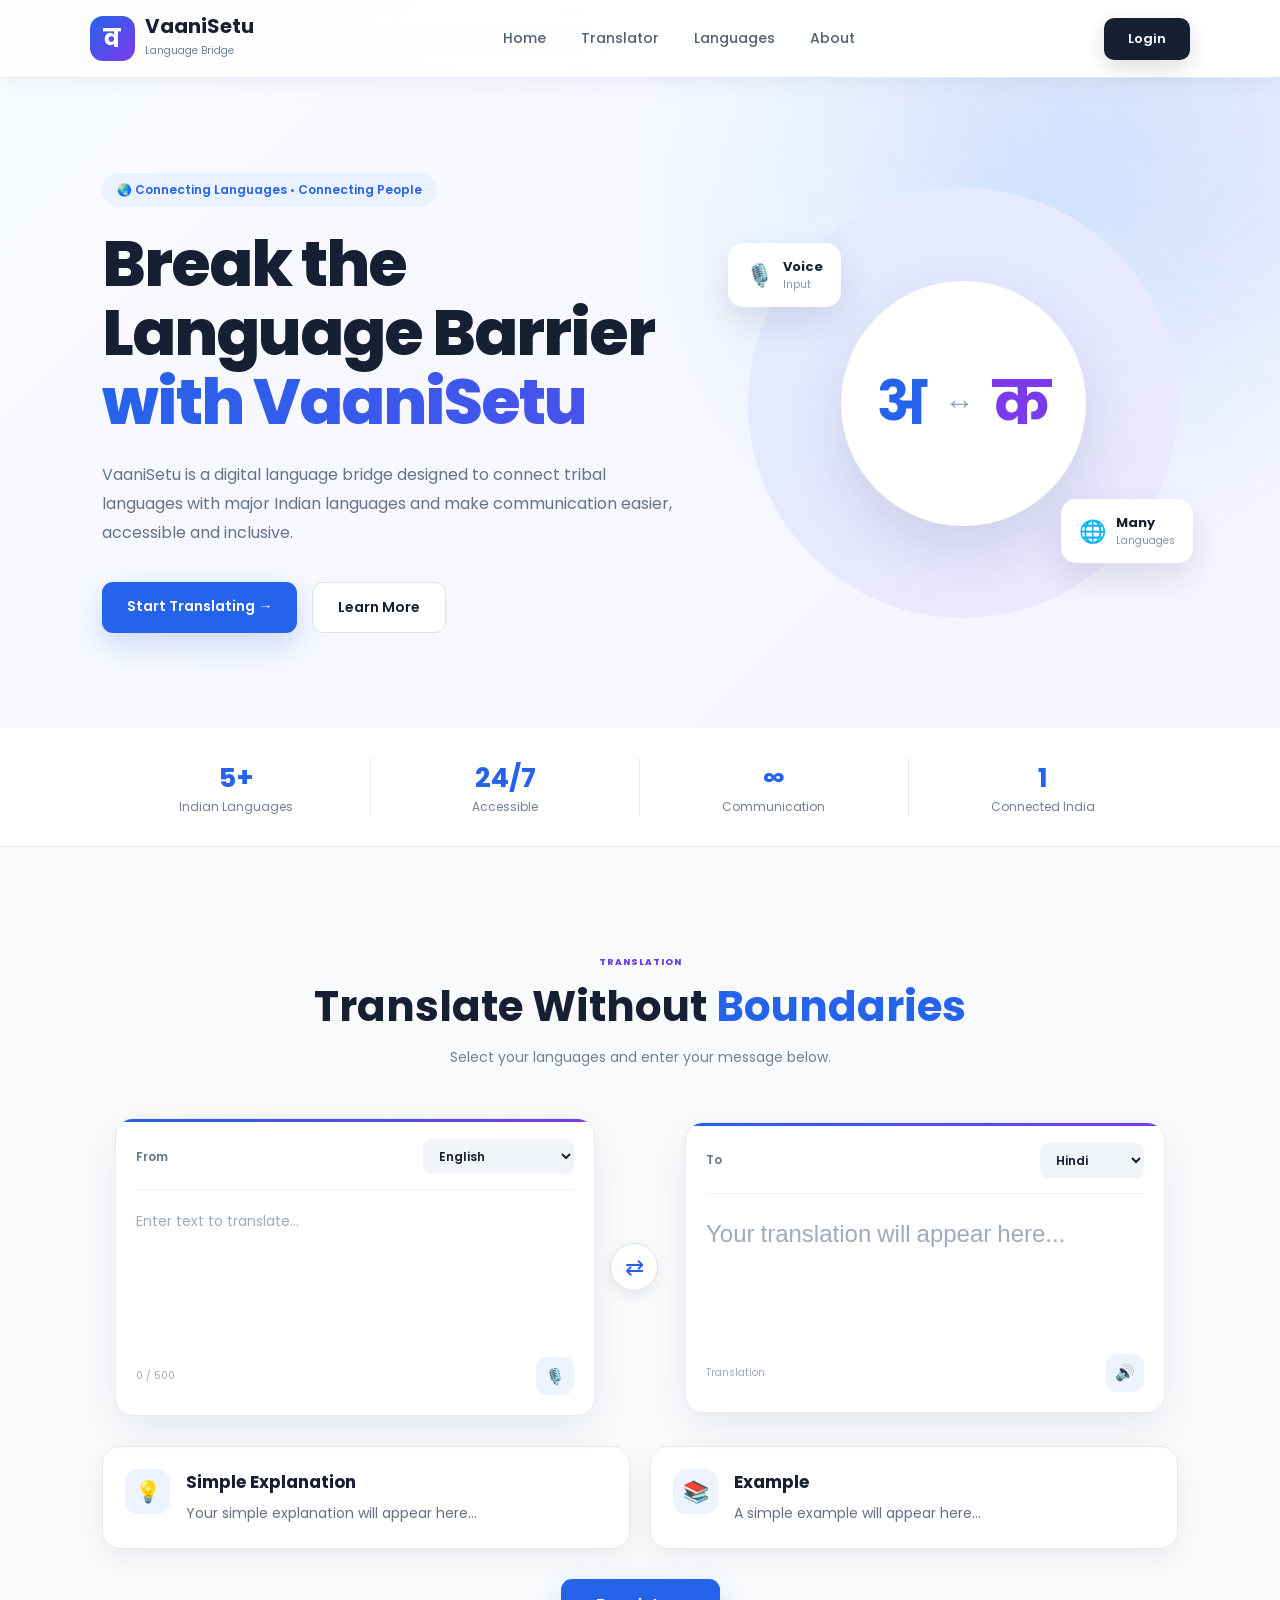
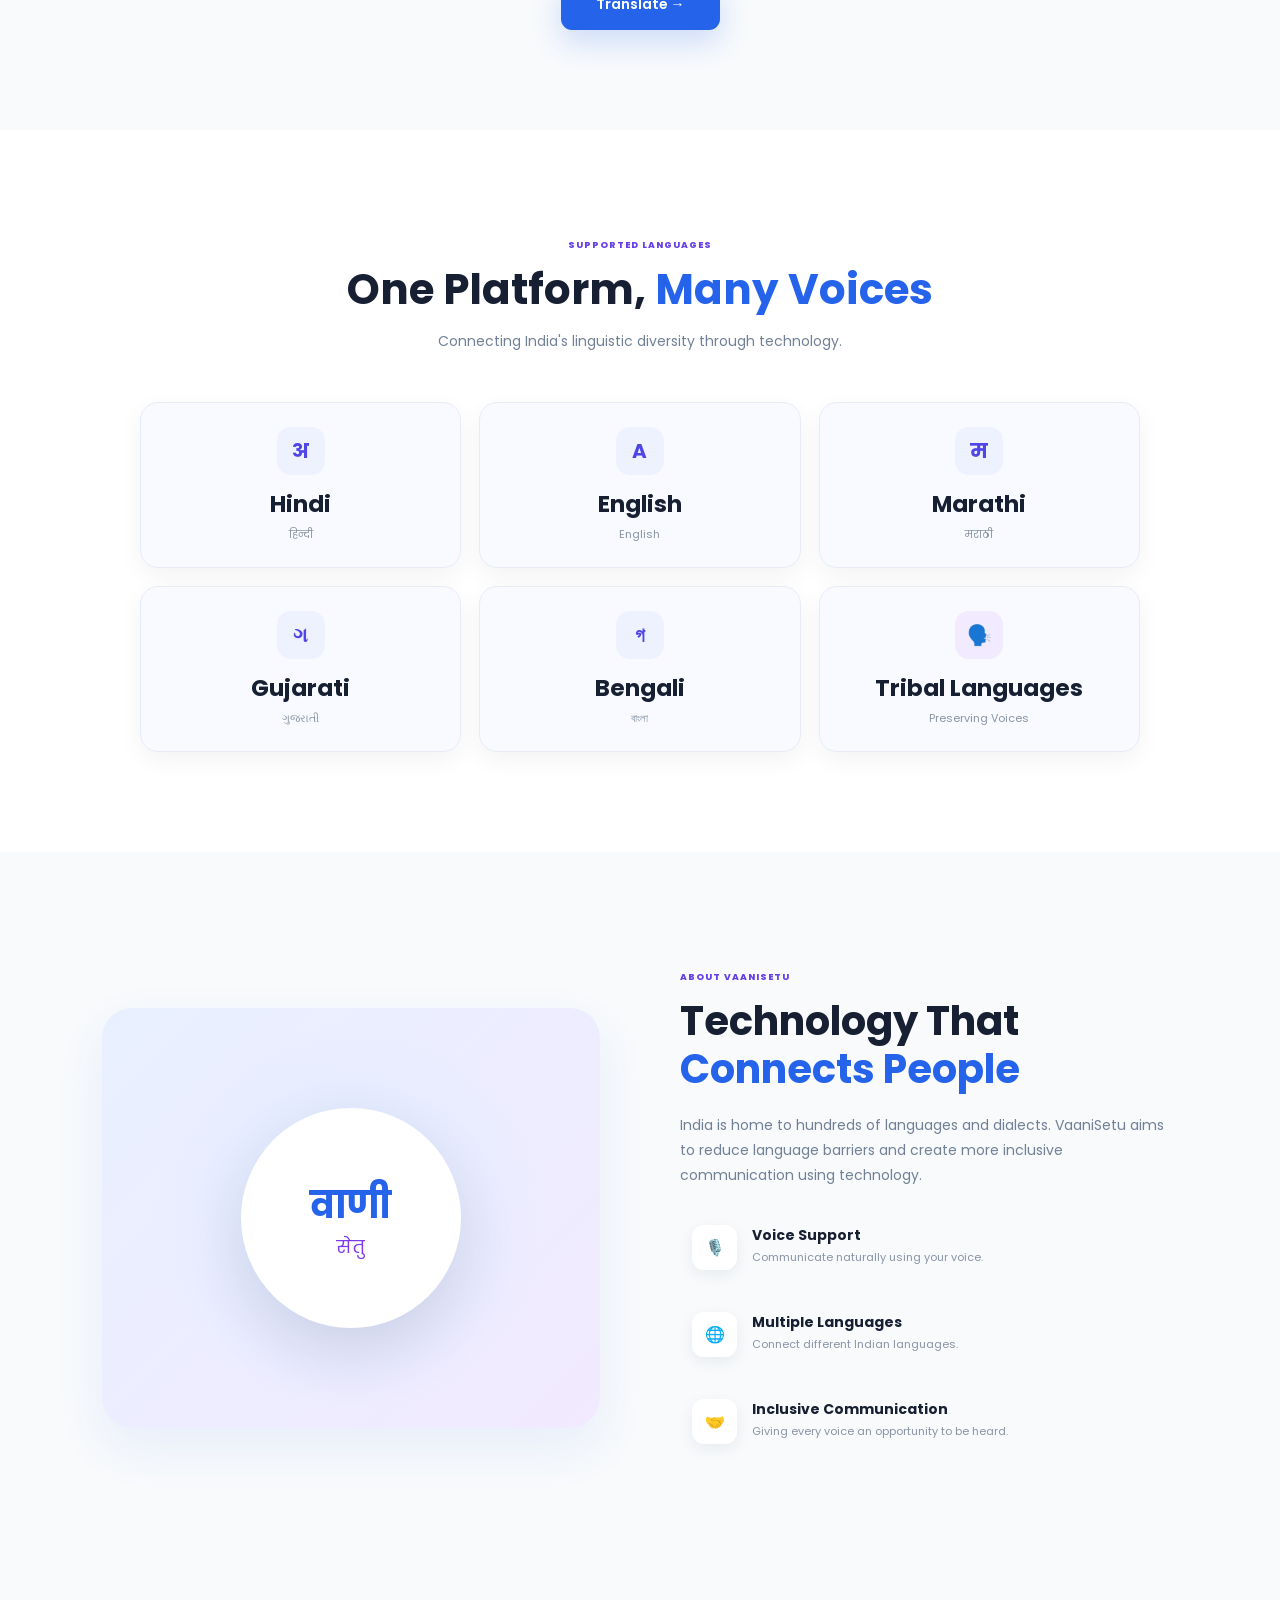
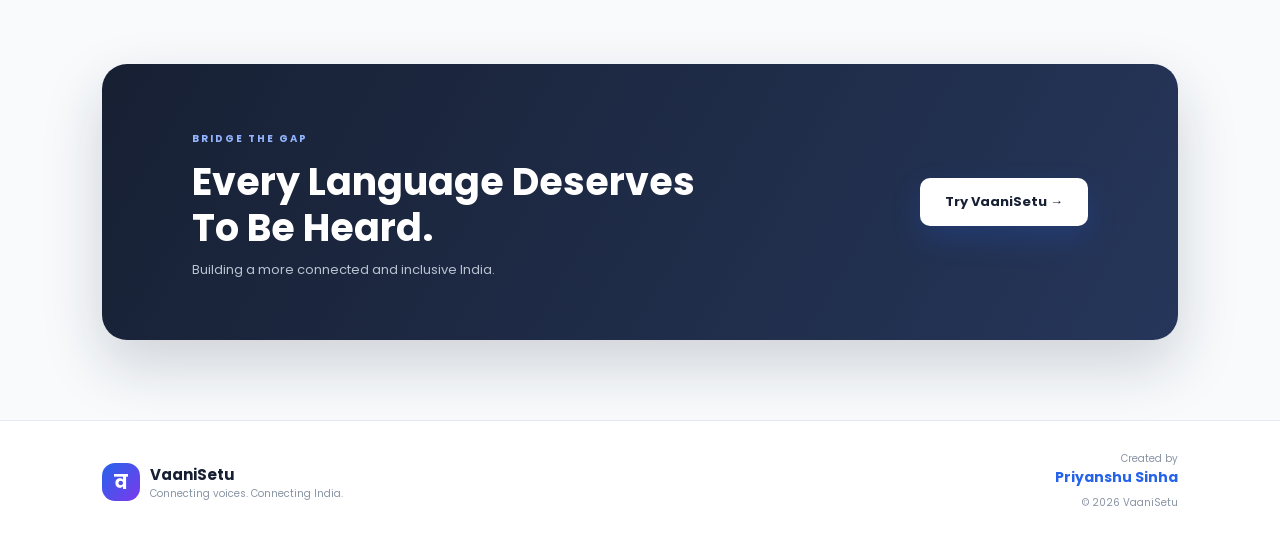
<file: Frontend/index.html>
<!DOCTYPE html>
<html lang="en">

<head>
    <meta charset="UTF-8">
    <meta name="viewport" content="width=device-width, initial-scale=1.0">

    <title>VaaniSetu | Language Bridge</title>

    <link rel="stylesheet" href="style.css">

    <link rel="preconnect" href="https://fonts.googleapis.com">
    <link rel="preconnect" href="https://fonts.gstatic.com" crossorigin>

    <link
        href="https://fonts.googleapis.com/css2?family=Poppins:wght@400;500;600;700;800&display=swap"
        rel="stylesheet">
</head>

<body>

    <!-- ================= NAVBAR ================= -->

    <header class="navbar">

        <a href="#home" class="logo">

            <div class="logo-icon">व</div>

            <div>
                <h2>VaaniSetu</h2>
                <span>Language Bridge</span>
            </div>

        </a>

        <nav>
            <a href="#home">Home</a>
            <a href="#translator">Translator</a>
            <a href="#languages">Languages</a>
            <a href="#about">About</a>
        </nav>

        <a href="login.html" class="start-btn">
            Login
        </a>

    </header>


    <!-- ================= HERO ================= -->

    <section class="hero" id="home">

        <div class="hero-content">

            <div class="badge">
                🌏 Connecting Languages • Connecting People
            </div>

            <h1>
                Break the Language Barrier
                <span>with VaaniSetu</span>
            </h1>

            <p>
                VaaniSetu is a digital language bridge designed to
                connect tribal languages with major Indian languages
                and make communication easier, accessible and inclusive.
            </p>

            <div class="hero-buttons">

                <a href="#translator" class="primary-btn">
                    Start Translating →
                </a>

                <a href="#about" class="secondary-btn">
                    Learn More
                </a>

            </div>

        </div>


        <!-- HERO VISUAL -->

        <div class="hero-visual">

            <div class="language-orbit">

                <div class="floating-card card-one">

                    🎙️

                    <div>
                        <strong>Voice</strong>
                        <small>Input</small>
                    </div>

                </div>


                <div class="main-circle">

                    <span class="language hindi">
                        अ
                    </span>

                    <span class="exchange">
                        ↔
                    </span>

                    <span class="language tribal">
                        क
                    </span>

                </div>


                <div class="floating-card card-two">

                    🌐

                    <div>
                        <strong>Many</strong>
                        <small>Languages</small>
                    </div>

                </div>

            </div>

        </div>

    </section>


    <!-- ================= STATS ================= -->

    <section class="stats">

        <div class="stat">
            <h2>5+</h2>
            <p>Indian Languages</p>
        </div>

        <div class="stat">
            <h2>24/7</h2>
            <p>Accessible</p>
        </div>

        <div class="stat">
            <h2>∞</h2>
            <p>Communication</p>
        </div>

        <div class="stat">
            <h2>1</h2>
            <p>Connected India</p>
        </div>

    </section>


  <!-- ================= TRANSLATOR ================= -->

<section class="translator-section" id="translator">

    <div class="section-heading">

        <span class="section-tag">
            TRANSLATION
        </span>

        <h2>
            Translate Without
            <span>Boundaries</span>
        </h2>

        <p>
            Select your languages and enter your message below.
        </p>

    </div>


    <div class="translator-box">


        <!-- SOURCE LANGUAGE -->

        <div class="translation-card">

            <div class="card-header">

                <label>
                    From
                </label>

                <select id="sourceLanguage">

                    <option value="English">English</option>
                    <option value="Hindi">Hindi</option>
                    <option value="Marathi">Marathi</option>
                    <option value="Gujarati">Gujarati</option>
                    <option value="Bengali">Bengali</option>
                    <option value="Tamil">Tamil</option>
                    <option value="Telugu">Telugu</option>
                    <option value="Kannada">Kannada</option>
                    <option value="Tribal Language">Tribal Language</option>

                </select>

            </div>


            <textarea
                id="inputText"
                placeholder="Enter text to translate..."
                maxlength="500"></textarea>


            <div class="input-footer">

                <span id="charCount">
                    0 / 500
                </span>

                <button
                    class="icon-btn"
                    id="micButton"
                    type="button"
                    title="Speak">

                    🎙️

                </button>

            </div>

        </div>


        <!-- SWAP BUTTON -->

        <button
            class="swap-btn"
            id="swapButton"
            type="button">

            ⇄

        </button>


        <!-- TARGET LANGUAGE -->

        <div class="translation-card">

            <div class="card-header">

                <label>
                    To
                </label>

                <select id="targetLanguage">

                    <option value="Hindi">Hindi</option>
                    <option value="English">English</option>
                    <option value="Marathi">Marathi</option>
                    <option value="Gujarati">Gujarati</option>
                    <option value="Bengali">Bengali</option>
                    <option value="Tamil">Tamil</option>
                    <option value="Telugu">Telugu</option>
                    <option value="Kannada">Kannada</option>
                    <option value="Santhali">Santhali</option>

                </select>

            </div>


            <div
                class="translation-result"
                id="translationResult">

                Your translation will appear here...

            </div>


            <div class="input-footer">

                <span>
                    Translation
                </span>

                <button
                    class="icon-btn"
                    id="speakerButton"
                    type="button"
                    title="Listen">

                    🔊

                </button>

            </div>

        </div>

    </div>


    <!-- AI EXPLANATION -->

    <div class="ai-results" id="aiResults">

        <div class="ai-result-card">

            <div class="ai-result-icon">
                💡
            </div>

            <div>

                <h3>
                    Simple Explanation
                </h3>

                <p id="explanationResult">
                    Your simple explanation will appear here...
                </p>

            </div>

        </div>


        <div class="ai-result-card">

            <div class="ai-result-icon">
                📚
            </div>

            <div>

                <h3>
                    Example
                </h3>

                <p id="exampleResult">
                    A simple example will appear here...
                </p>

            </div>

        </div>

    </div>


    <!-- TRANSLATE BUTTON -->

    <button
        class="translate-btn"
        id="translateButton"
        type="button">

        Translate →

    </button>

</section>

    <!-- ================= LANGUAGES ================= -->

    <section class="languages-section" id="languages">

        <div class="section-heading">

            <span class="section-tag">
                SUPPORTED LANGUAGES
            </span>

            <h2>
                One Platform,
                <span>Many Voices</span>
            </h2>

            <p>
                Connecting India's linguistic diversity through technology.
            </p>

        </div>


        <div class="language-grid">


            <div class="language-card">

                <div class="language-icon">
                    अ
                </div>

                <h3>Hindi</h3>

                <p>
                    हिन्दी
                </p>

            </div>


            <div class="language-card">

                <div class="language-icon">
                    A
                </div>

                <h3>English</h3>

                <p>
                    English
                </p>

            </div>


            <div class="language-card">

                <div class="language-icon">
                    म
                </div>

                <h3>Marathi</h3>

                <p>
                    मराठी
                </p>

            </div>


            <div class="language-card">

                <div class="language-icon">
                    ગ
                </div>

                <h3>Gujarati</h3>

                <p>
                    ગુજરાતી
                </p>

            </div>


            <div class="language-card">

                <div class="language-icon">
                    গ
                </div>

                <h3>Bengali</h3>

                <p>
                    বাংলা
                </p>

            </div>


            <div class="language-card tribal-card">

                <div class="language-icon">
                    🗣️
                </div>

                <h3>
                    Tribal Languages
                </h3>

                <p>
                    Preserving Voices
                </p>

            </div>

        </div>

    </section>


    <!-- ================= ABOUT ================= -->

    <section class="about-section" id="about">


        <div class="about-visual">

            <div class="about-circle">

                <span>
                    वाणी
                </span>

                <small>
                    सेतु
                </small>

            </div>

        </div>


        <div class="about-content">

            <span class="section-tag">
                ABOUT VAANISETU
            </span>

            <h2>
                Technology That
                <span>Connects People</span>
            </h2>

            <p>
                India is home to hundreds of languages and dialects.
                VaaniSetu aims to reduce language barriers and create
                more inclusive communication using technology.
            </p>


            <div class="feature">

                <div class="feature-icon">
                    🎙️
                </div>

                <div>

                    <h3>
                        Voice Support
                    </h3>

                    <p>
                        Communicate naturally using your voice.
                    </p>

                </div>

            </div>


            <div class="feature">

                <div class="feature-icon">
                    🌐
                </div>

                <div>

                    <h3>
                        Multiple Languages
                    </h3>

                    <p>
                        Connect different Indian languages.
                    </p>

                </div>

            </div>


            <div class="feature">

                <div class="feature-icon">
                    🤝
                </div>

                <div>

                    <h3>
                        Inclusive Communication
                    </h3>

                    <p>
                        Giving every voice an opportunity to be heard.
                    </p>

                </div>

            </div>

        </div>

    </section>


    <!-- ================= CTA ================= -->

    <section class="cta">

        <div>

            <span>
                BRIDGE THE GAP
            </span>

            <h2>
                Every Language Deserves
                <br>
                To Be Heard.
            </h2>

            <p>
                Building a more connected and inclusive India.
            </p>

        </div>


        <a href="#translator" class="cta-btn">
            Try VaaniSetu →
        </a>

    </section>


    <!-- ================= FOOTER ================= -->

    <footer>

        <div class="footer-logo">

            <div class="logo-icon">
                व
            </div>

            <div>

                <h3>
                    VaaniSetu
                </h3>

                <p>
                    Connecting voices. Connecting India.
                </p>

            </div>

        </div>


        <div class="created-by">

            <p>
                Created by
            </p>

            <h3>
                Priyanshu Sinha
            </h3>

            <span>
                © 2026 VaaniSetu
            </span>

        </div>

    </footer>

<script>

/* =========================================================
   VAANISETU AI TRANSLATOR
========================================================= */

const translateButton =
    document.getElementById("translateButton");

const inputText =
    document.getElementById("inputText");

const sourceLanguage =
    document.getElementById("sourceLanguage");

const targetLanguage =
    document.getElementById("targetLanguage");

const translationResult =
    document.getElementById("translationResult");

const explanationResult =
    document.getElementById("explanationResult");

const exampleResult =
    document.getElementById("exampleResult");

const charCount =
    document.getElementById("charCount");

const micButton =
    document.getElementById("micButton");

const speakerButton =
    document.getElementById("speakerButton");

const swapButton =
    document.getElementById("swapButton");


/* =========================================================
   CHARACTER COUNTER
========================================================= */

inputText.addEventListener("input", function () {

    charCount.textContent =
        inputText.value.length + " / 500";

});


/* =========================================================
   LANGUAGE CODE
========================================================= */

function getLanguageCode(language) {

    const lang = language.toLowerCase().trim();

    const languageMap = {

        "english": "en",
        "en": "en",

        "hindi": "hi",
        "hi": "hi",

        "bengali": "bn",
        "bangla": "bn",
        "bn": "bn",

        "marathi": "mr",
        "mr": "mr",

        "gujarati": "gu",
        "gu": "gu",

        "tamil": "ta",
        "ta": "ta",

        "telugu": "te",
        "te": "te",

        "kannada": "kn",
        "kn": "kn"

    };

    return languageMap[lang] || "hi";
}


/* =========================================================
   TRANSLATE BUTTON
========================================================= */

translateButton.addEventListener(
    "click",
    async function () {

        const text =
            inputText.value.trim();

        if (!text) {

            translationResult.textContent =
                "Please enter some text first.";

            explanationResult.textContent = "";
            exampleResult.textContent = "";

            return;
        }

        if (text.length > 500) {

            translationResult.textContent =
                "Please keep your text under 500 characters.";

            return;
        }

        const source =
            sourceLanguage.value;

        const target =
            targetLanguage.value;


        /* Loading state */

        translationResult.textContent =
            "Translating...";

        explanationResult.textContent =
            "AI is preparing a simple explanation...";

        exampleResult.textContent =
            "Generating example...";


        translationResult.classList.add(
            "ai-processing"
        );

        explanationResult.classList.add(
            "ai-processing"
        );

        exampleResult.classList.add(
            "ai-processing"
        );


        try {

            const response =
                await fetch(
                    "http://127.0.0.1:8000/api/process",
                    {
                        method: "POST",

                        headers: {
                            "Content-Type":
                                "application/json"
                        },

                        body: JSON.stringify({

                            text: text,

                            source_language:
                                source,

                            target_language:
                                target,

                            language:
                                target

                        })
                    }
                );


            if (!response.ok) {

                const errorText =
                    await response.text();

                throw new Error(
                    "Server returned " +
                    response.status +
                    ": " +
                    errorText
                );
            }


            const data =
                await response.json();


            /* Translation */

            translationResult.textContent =
                data.translation ||
                "No translation received.";


            /* AI explanation + example */

let aiData = data;

/* Sometimes the backend puts the AI response inside data.answer */
if (typeof data.answer === "string") {
    try {
        const parsedAnswer = JSON.parse(data.answer);

        if (parsedAnswer && typeof parsedAnswer === "object") {
            aiData = {
                ...data,
                ...parsedAnswer
            };
        }
    } catch (e) {
        /* data.answer is normal text, so keep it */
    }
}

/* AI explanation */
explanationResult.textContent =
    aiData.simple_explanation ||
    aiData.answer ||
    "No explanation received.";

/* Example */
exampleResult.textContent =
    aiData.example ||
    "No example available.";

            /* Animation */

            translationResult.classList.remove(
                "ai-processing"
            );

            explanationResult.classList.remove(
                "ai-processing"
            );

            exampleResult.classList.remove(
                "ai-processing"
            );


            translationResult.classList.add(
                "result-show"
            );

            explanationResult.classList.add(
                "result-show"
            );

            exampleResult.classList.add(
                "result-show"
            );


        } catch (error) {

            console.error(
                "VaaniSetu error:",
                error
            );


            translationResult.textContent =
                "Could not connect to VaaniSetu backend.";


            explanationResult.textContent =
                "Please make sure the FastAPI server is running.";


            exampleResult.textContent =
                "";


            translationResult.classList.remove(
                "ai-processing"
            );

            explanationResult.classList.remove(
                "ai-processing"
            );

            exampleResult.classList.remove(
                "ai-processing"
            );
        }

    }
);


/* =========================================================
   SWAP LANGUAGES
========================================================= */

if (swapButton) {

    swapButton.addEventListener(
        "click",
        function () {

            const oldSource =
                sourceLanguage.value;

            const oldTarget =
                targetLanguage.value;


            sourceLanguage.value =
                oldTarget;

            targetLanguage.value =
                oldSource;


            /* Swap input and translation */

            const oldInput =
                inputText.value;

            const oldTranslation =
                translationResult.textContent;


            if (
                oldTranslation &&
                oldTranslation !==
                "Your translation will appear here..."
            ) {

                inputText.value =
                    oldTranslation;

                translationResult.textContent =
                    oldInput;

            }


            /* Update character count */

            charCount.textContent =
                inputText.value.length +
                " / 500";

        }
    );

}


/* =========================================================
   VOICE RECORDING
========================================================= */

let mediaRecorder = null;

let audioChunks = [];

let isRecording = false;


/* =========================================================
   MICROPHONE BUTTON
========================================================= */

if (micButton) {

    micButton.addEventListener(
        "click",
        async function () {

            /* Stop recording */

            if (isRecording) {

                mediaRecorder.stop();

                isRecording = false;

                micButton.classList.remove(
                    "recording"
                );

                micButton.classList.remove(
                    "listening"
                );

                return;
            }


            /* Request microphone */

            try {

                const stream =
                    await navigator.mediaDevices
                        .getUserMedia({
                            audio: true
                        });


                audioChunks = [];


                /* Choose supported format */

                let options = {};

                if (
                    MediaRecorder.isTypeSupported(
                        "audio/webm"
                    )
                ) {

                    options.mimeType =
                        "audio/webm";

                } else if (
                    MediaRecorder.isTypeSupported(
                        "audio/mp4"
                    )
                ) {

                    options.mimeType =
                        "audio/mp4";

                }


                mediaRecorder =
                    new MediaRecorder(
                        stream,
                        options
                    );


                /* Recording started */

                mediaRecorder.start();

                isRecording = true;

                micButton.classList.add(
                    "recording"
                );

                micButton.classList.add(
                    "listening"
                );


                /* Show status */

                inputText.value =
                    "Listening...";

                charCount.textContent =
                    "Listening...";


                /* Collect audio */

                mediaRecorder.addEventListener(
                    "dataavailable",
                    function (event) {

                        if (
                            event.data &&
                            event.data.size > 0
                        ) {

                            audioChunks.push(
                                event.data
                            );

                        }

                    }
                );


                /* Recording stopped */

                mediaRecorder.addEventListener(
                    "stop",
                    async function () {

                        stream
                            .getTracks()
                            .forEach(
                                track =>
                                    track.stop()
                            );


                        micButton.classList.remove(
                            "recording"
                        );

                        micButton.classList.remove(
                            "listening"
                        );


                        if (
                            audioChunks.length === 0
                        ) {

                            inputText.value = "";

                            charCount.textContent =
                                "0 / 500";

                            return;
                        }


                        /* Create audio blob */

                        const audioBlob =
                            new Blob(
                                audioChunks,
                                {
                                    type:
                                        mediaRecorder
                                            .mimeType ||
                                        "audio/webm"
                                }
                            );


                        /* Prepare form */

                        const formData =
                            new FormData();


                        let filename =
                            "recording.webm";


                        if (
                            audioBlob.type.includes(
                                "mp4"
                            )
                        ) {

                            filename =
                                "recording.mp4";

                        }


                        formData.append(
                            "file",
                            audioBlob,
                            filename
                        );


                        /* AI processing */

                        inputText.value =
                            "Processing voice...";

                        charCount.textContent =
                            "AI processing...";


                        translationResult.textContent =
                            "Listening and translating...";

                        explanationResult.textContent =
                            "Preparing explanation...";

                        exampleResult.textContent =
                            "Preparing example...";


                        translationResult.classList.add(
                            "ai-processing"
                        );

                        explanationResult.classList.add(
                            "ai-processing"
                        );

                        exampleResult.classList.add(
                            "ai-processing"
                        );


                        try {

                            const target =
                                targetLanguage.value;


                            const response =
                                await fetch(
                                    "http://127.0.0.1:8000/api/voice?target_language=" +
                                    encodeURIComponent(
                                        target
                                    ),
                                    {
                                        method: "POST",

                                        body:
                                            formData
                                    }
                                );


                            if (!response.ok) {

                                const errorText =
                                    await response.text();

                                throw new Error(
                                    "Server returned " +
                                    response.status +
                                    ": " +
                                    errorText
                                );

                            }


                            const data =
                                await response.json();


                            /* Put transcript in textbox */

                            inputText.value =
                                data.transcript ||
                                "";


                            charCount.textContent =
                                inputText.value.length +
                                " / 500";


                            /* Translation */

                            translationResult.textContent =
                                data.translation ||
                                "No translation received.";


                            /* Explanation */

                            explanationResult.textContent =
                                data.simple_explanation ||
                                data.answer ||
                                "No explanation received.";


                            /* Example */

                            exampleResult.textContent =
                                data.example ||
                                "No example available.";


                            /* Remove loading */

                            translationResult.classList.remove(
                                "ai-processing"
                            );

                            explanationResult.classList.remove(
                                "ai-processing"
                            );

                            exampleResult.classList.remove(
                                "ai-processing"
                            );


                            /* Result animation */

                            translationResult.classList.add(
                                "result-show"
                            );

                            explanationResult.classList.add(
                                "result-show"
                            );

                            exampleResult.classList.add(
                                "result-show"
                            );


                        } catch (error) {

                            console.error(
                                "Voice processing error:",
                                error
                            );


                            inputText.value =
                                "";

                            charCount.textContent =
                                "0 / 500";


                            translationResult.textContent =
                                "Voice processing failed.";


                            explanationResult.textContent =
                                "Please try recording again.";


                            exampleResult.textContent =
                                "";


                            translationResult.classList.remove(
                                "ai-processing"
                            );

                            explanationResult.classList.remove(
                                "ai-processing"
                            );

                            exampleResult.classList.remove(
                                "ai-processing"
                            );

                        }

                    }
                );


            } catch (error) {

                console.error(
                    "Microphone error:",
                    error
                );


                alert(
                    "Microphone access was denied or is unavailable."
                );

            }

        }
    );

}


/* =========================================================
   SPEAKER / TEXT TO SPEECH
========================================================= */

if (speakerButton) {

    speakerButton.addEventListener(
        "click",
        async function () {

            const text =
                translationResult.textContent.trim();


            if (
                !text ||
                text ===
                "Your translation will appear here..." ||
                text ===
                "No translation received."
            ) {

                return;
            }


            const language =
                getLanguageCode(
                    targetLanguage.value
                );


            speakerButton.classList.add(
                "playing"
            );


            try {

                const response =
                    await fetch(
                        "http://127.0.0.1:8000/api/tts",
                        {
                            method: "POST",

                            headers: {
                                "Content-Type":
                                    "application/json"
                            },

                            body:
                                JSON.stringify({

                                    text: text,

                                    language:
                                        language

                                })
                        }
                    );


                if (!response.ok) {

                    throw new Error(
                        "TTS server returned " +
                        response.status
                    );

                }


                const audioBlob =
                    await response.blob();


                const audioUrl =
                    URL.createObjectURL(
                        audioBlob
                    );


                const audio =
                    new Audio(
                        audioUrl
                    );


                audio.addEventListener(
                    "ended",
                    function () {

                        speakerButton.classList.remove(
                            "playing"
                        );

                        URL.revokeObjectURL(
                            audioUrl
                        );

                    }
                );


                audio.addEventListener(
                    "error",
                    function () {

                        speakerButton.classList.remove(
                            "playing"
                        );

                        URL.revokeObjectURL(
                            audioUrl
                        );

                    }
                );


                await audio.play();


            } catch (error) {

                console.error(
                    "TTS error:",
                    error
                );


                speakerButton.classList.remove(
                    "playing"
                );


                alert(
                    "Could not play the voice. Please try again."
                );

            }

        }
    );

}


/* =========================================================
   INITIAL STATE
========================================================= */

if (charCount) {

    charCount.textContent =
        inputText.value.length +
        " / 500";

}


/* =========================================================
   END VAANISETU SCRIPT
========================================================= */

</script>


    </body>

</html>
</file>
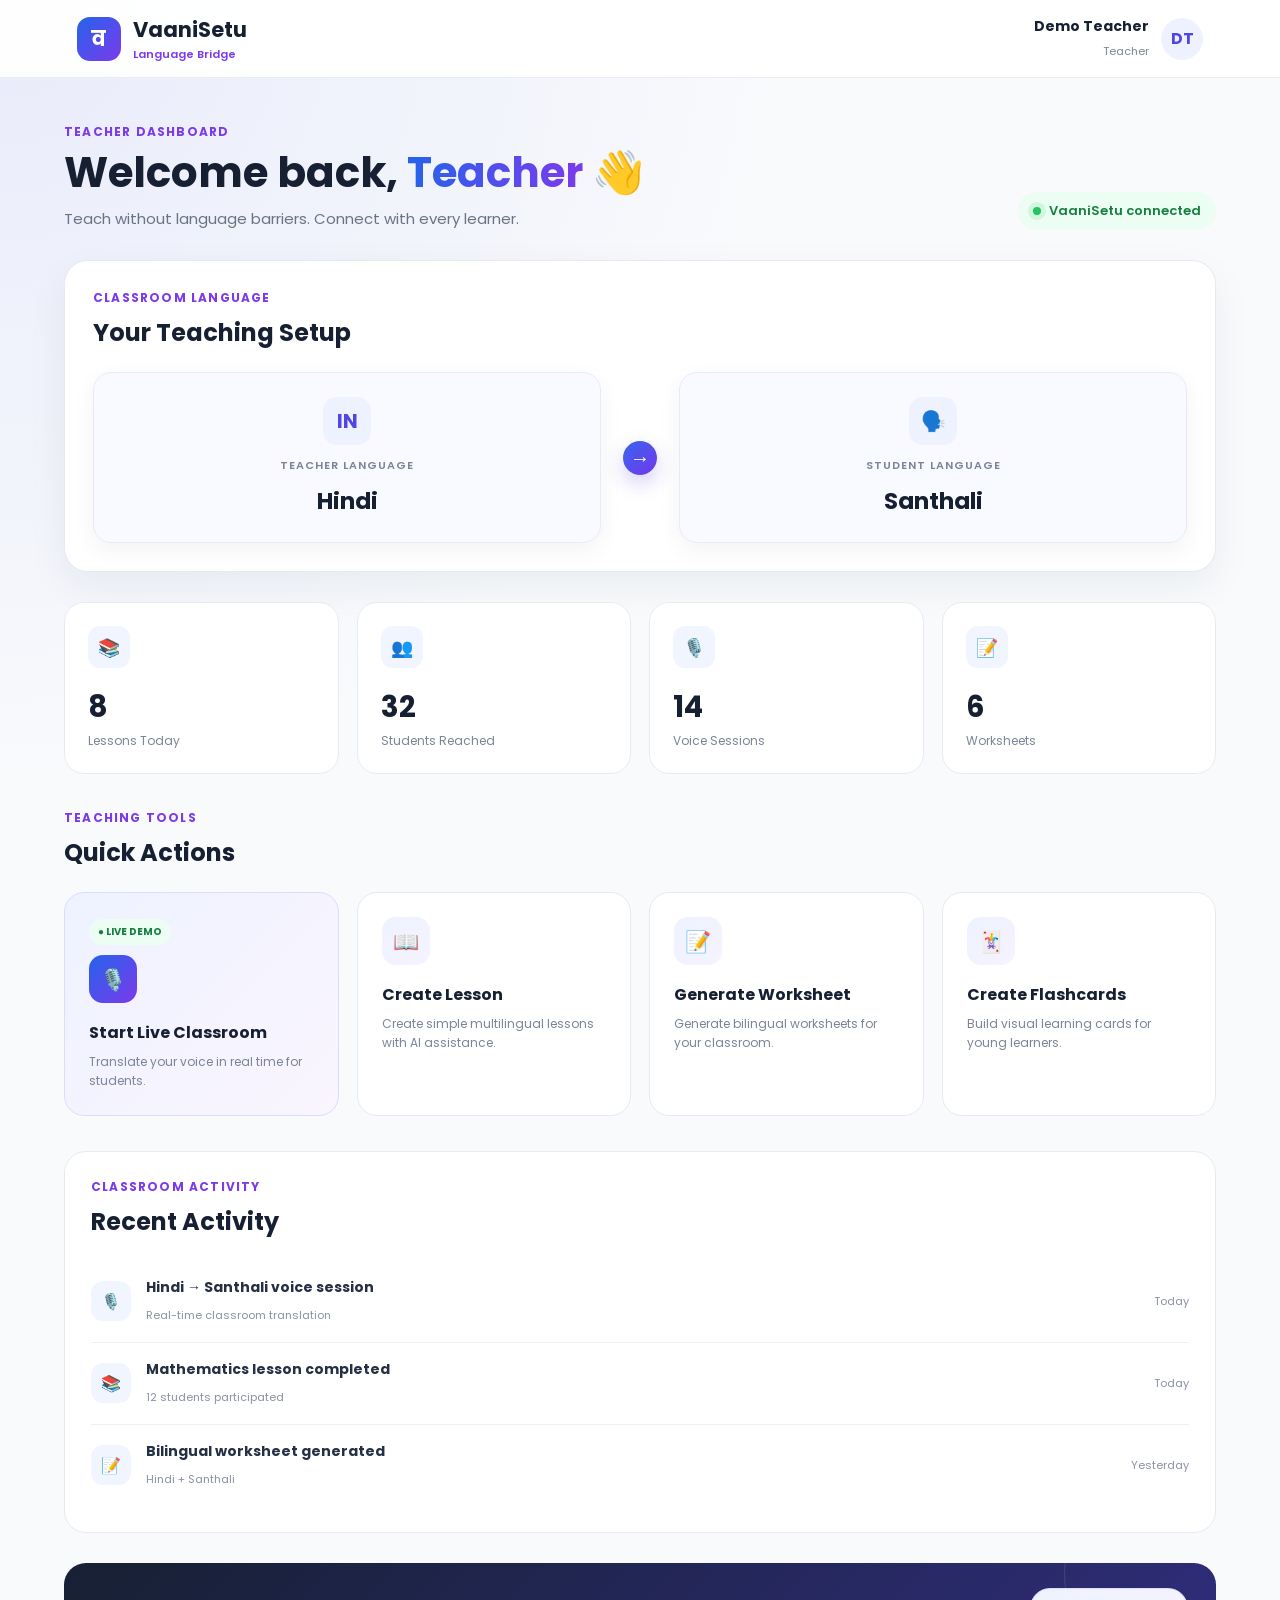
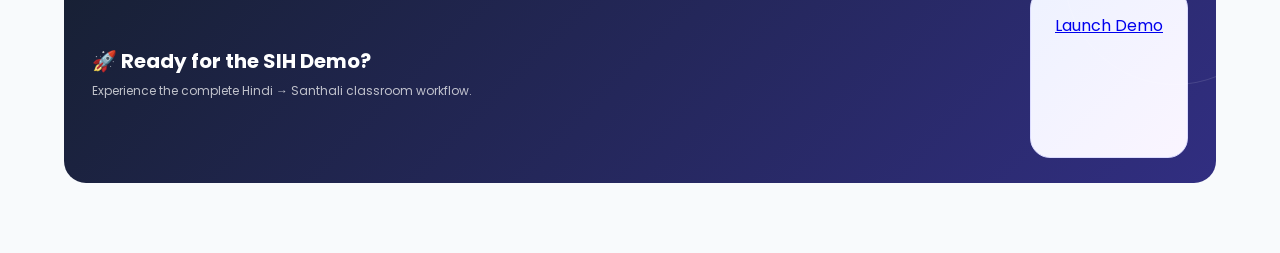
<file: Frontend/dashboard.html>
<!DOCTYPE html>
<html lang="en">

<head>
    <meta charset="UTF-8">
    <meta name="viewport" content="width=device-width, initial-scale=1.0">

    <title>VaaniSetu | Teacher Dashboard</title>

    <link rel="stylesheet" href="style.css">

    <link rel="preconnect" href="https://fonts.googleapis.com">
    <link rel="preconnect" href="https://fonts.gstatic.com" crossorigin>

    <link
        href="https://fonts.googleapis.com/css2?family=Poppins:wght@400;500;600;700;800&display=swap"
        rel="stylesheet"
    >
</head>


<body class="dashboard-page">

    <!-- =====================================================
         NAVBAR
    ====================================================== -->

    <nav class="dashboard-navbar">

        <div class="dashboard-brand">

            <div class="dashboard-logo">
                व
            </div>

            <div>
                <h2>VaaniSetu</h2>
                <span>Language Bridge</span>
            </div>

        </div>


        <div class="dashboard-user">

            <div class="dashboard-user-info">
                <strong>Demo Teacher</strong>
                <span>Teacher</span>
            </div>

            <div class="dashboard-avatar">
                DT
            </div>

        </div>

    </nav>


    <!-- =====================================================
         MAIN DASHBOARD
    ====================================================== -->

    <main class="dashboard-container">


        <!-- =================================================
             WELCOME
        ================================================== -->

        <section class="dashboard-welcome">

            <div>

                <div class="section-label">
                    Teacher Dashboard
                </div>

                <h1>
                    Welcome back,
                    <span>Teacher</span> 👋
                </h1>

                <p>
                    Teach without language barriers.
                    Connect with every learner.
                </p>

            </div>


            <div class="dashboard-status">
                VaaniSetu connected
            </div>

        </section>



        <!-- =================================================
             LANGUAGE SETUP
        ================================================== -->

        <section class="setup-card">

            <div class="section-label">
                Classroom Language
            </div>

            <h2 class="section-title">
                Your Teaching Setup
            </h2>


            <div class="language-setup">


                <!-- Teacher -->

                <div class="language-card">

                    <div class="language-icon">
                        IN
                    </div>

                    <small>
                        Teacher Language
                    </small>

                    <h3>
                        Hindi
                    </h3>

                </div>


                <!-- Arrow -->

                <div class="language-arrow">
                    →
                </div>


                <!-- Student -->

                <div class="language-card">

                    <div class="language-icon">
                        🗣️
                    </div>

                    <small>
                        Student Language
                    </small>

                    <h3>
                        Santhali
                    </h3>

                </div>


            </div>

        </section>



        <!-- =================================================
             STATISTICS
        ================================================== -->

        <section class="dashboard-stats">


            <div class="stat-card">

                <div class="stat-icon">
                    📚
                </div>

                <h3>
                    8
                </h3>

                <p>
                    Lessons Today
                </p>

            </div>


            <div class="stat-card">

                <div class="stat-icon">
                    👥
                </div>

                <h3>
                    32
                </h3>

                <p>
                    Students Reached
                </p>

            </div>


            <div class="stat-card">

                <div class="stat-icon">
                    🎙️
                </div>

                <h3>
                    14
                </h3>

                <p>
                    Voice Sessions
                </p>

            </div>


            <div class="stat-card">

                <div class="stat-icon">
                    📝
                </div>

                <h3>
                    6
                </h3>

                <p>
                    Worksheets
                </p>

            </div>


        </section>



        <!-- =================================================
             TEACHING TOOLS
        ================================================== -->

        <section class="tools-section">


            <div class="section-label">
                Teaching Tools
            </div>

            <h2 class="section-title">
                Quick Actions
            </h2>


            <div class="tools-grid">


                <!-- Live Classroom -->

                <a
                    href="live-classroom.html"
                    class="tool-card live-classroom"
                    style="text-decoration:none;"
                >

                    <div class="live-badge">
                        ● Live Demo
                    </div>

                    <div class="tool-icon">
                        🎙️
                    </div>

                    <h3>
                        Start Live Classroom
                    </h3>

                    <p>
                        Translate your voice in real time
                        for students.
                    </p>

                </a>



                <!-- Lesson -->

                <div
                    class="tool-card"
                    onclick="comingSoon('Lesson Studio')"
                >

                    <div class="tool-icon">
                        📖
                    </div>

                    <h3>
                        Create Lesson
                    </h3>

                    <p>
                        Create simple multilingual
                        lessons with AI assistance.
                    </p>

                </div>



                <!-- Worksheet -->

                <div
                    class="tool-card"
                    onclick="comingSoon('Worksheet Studio')"
                >

                    <div class="tool-icon">
                        📝
                    </div>

                    <h3>
                        Generate Worksheet
                    </h3>

                    <p>
                        Generate bilingual worksheets
                        for your classroom.
                    </p>

                </div>



                <!-- Flashcards -->

                <div
                    class="tool-card"
                    onclick="comingSoon('Flashcards')"
                >

                    <div class="tool-icon">
                        🃏
                    </div>

                    <h3>
                        Create Flashcards
                    </h3>

                    <p>
                        Build visual learning cards
                        for young learners.
                    </p>

                </div>


            </div>

        </section>



        <!-- =================================================
             RECENT ACTIVITY
        ================================================== -->

        <section class="activity-card">

            <div class="section-label">
                Classroom Activity
            </div>

            <h2 class="section-title">
                Recent Activity
            </h2>


            <div class="activity-list">


                <div class="activity-item">

                    <div class="activity-icon">
                        🎙️
                    </div>

                    <div class="activity-info">

                        <strong>
                            Hindi → Santhali voice session
                        </strong>

                        <span>
                            Real-time classroom translation
                        </span>

                    </div>

                    <div class="activity-time">
                        Today
                    </div>

                </div>



                <div class="activity-item">

                    <div class="activity-icon">
                        📚
                    </div>

                    <div class="activity-info">

                        <strong>
                            Mathematics lesson completed
                        </strong>

                        <span>
                            12 students participated
                        </span>

                    </div>

                    <div class="activity-time">
                        Today
                    </div>

                </div>



                <div class="activity-item">

                    <div class="activity-icon">
                        📝
                    </div>

                    <div class="activity-info">

                        <strong>
                            Bilingual worksheet generated
                        </strong>

                        <span>
                            Hindi + Santhali
                        </span>

                    </div>

                    <div class="activity-time">
                        Yesterday
                    </div>

                </div>


            </div>

        </section>



        <!-- =================================================
             SIH DEMO
        ================================================== -->

        <section class="sih-banner">

            <div>

                <h3>
                    🚀 Ready for the SIH Demo?
                </h3>

                <p>
                    Experience the complete
                    Hindi → Santhali classroom workflow.
                </p>

            </div>


            <a
               href="live-classroom.html"
               class="tool-card live-classroom"
            >
                Launch Demo
            </a>

        </section>


    </main>



    <!-- =====================================================
         JAVASCRIPT
    ====================================================== -->

    <script>

        function comingSoon(feature) {

            alert(
                feature +
                " will be available in the next VaaniSetu module."
            );

        }

    </script>

</body>

</html>
</file>
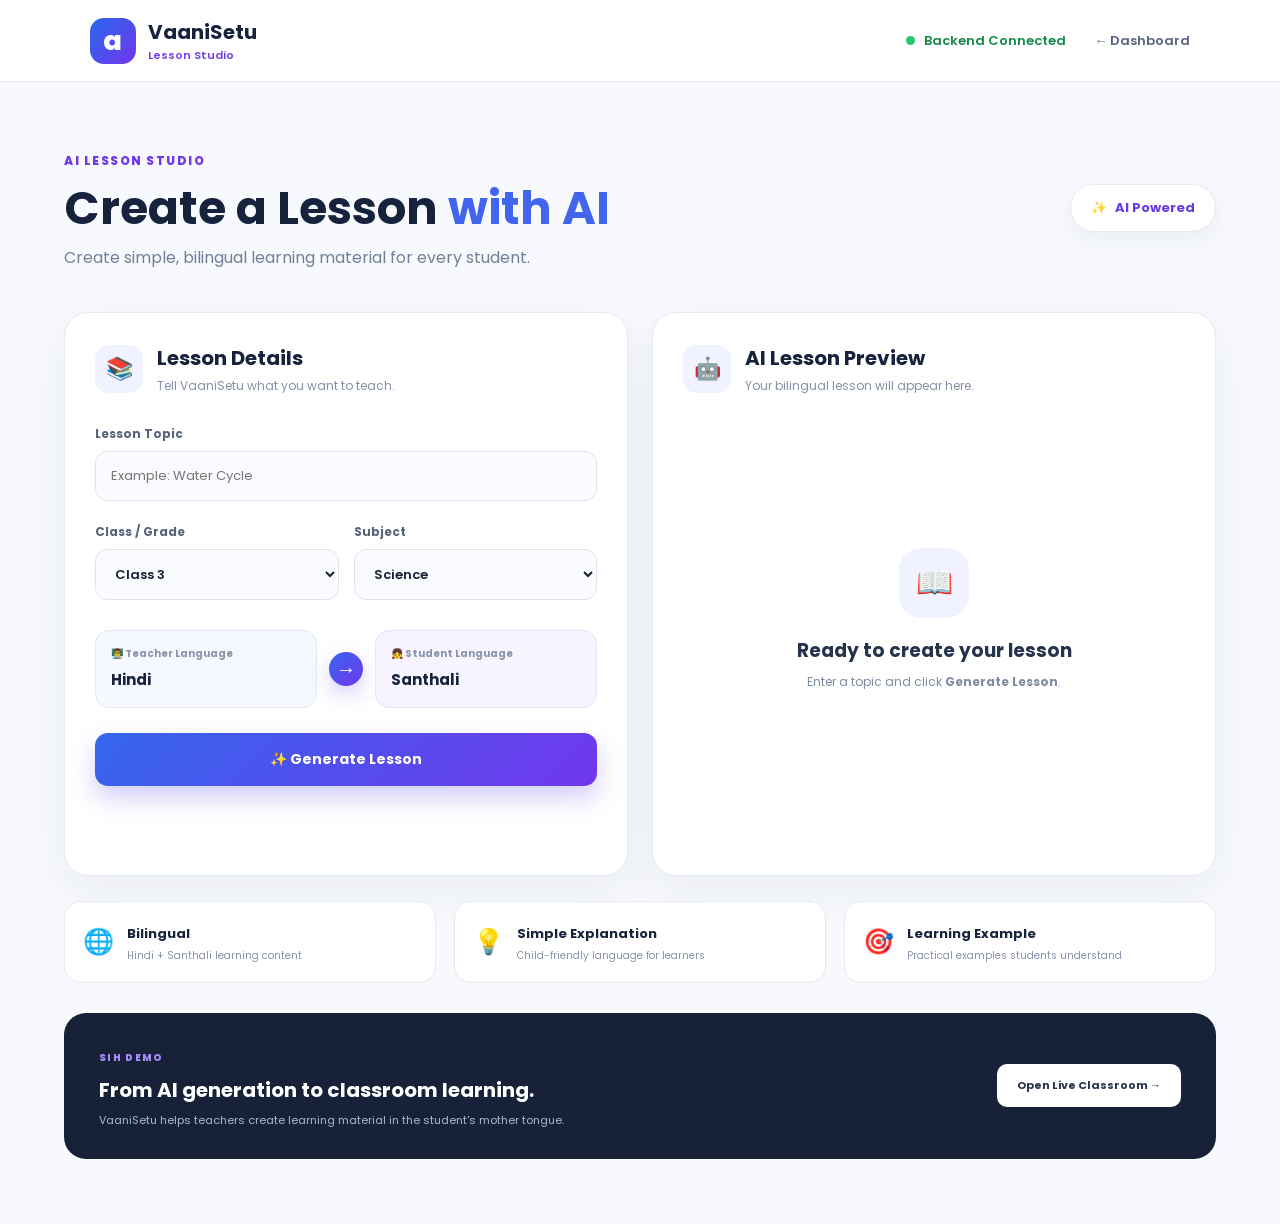
<file: Frontend/lesson-studio.html>
<!DOCTYPE html>
<html lang="en">

<head>
    <meta charset="UTF-8">
    <meta name="viewport" content="width=device-width, initial-scale=1.0">

    <title>VaaniSetu | Lesson Studio</title>

    <link rel="stylesheet" href="style.css">

    <link rel="preconnect" href="https://fonts.googleapis.com">
    <link rel="preconnect" href="https://fonts.gstatic.com" crossorigin>

    <link
        href="https://fonts.googleapis.com/css2?family=Poppins:wght@400;500;600;700;800&display=swap"
        rel="stylesheet"
    >
</head>

<body class="lesson-page">

<!-- =====================================================
     NAVBAR
===================================================== -->

<header class="lesson-navbar">

    <a href="dashboard.html" class="lesson-logo">
        <div class="lesson-logo-icon">a</div>

        <div>
            <strong>VaaniSetu</strong>
            <span>Lesson Studio</span>
        </div>
    </a>

    <div class="lesson-nav-right">

        <span class="backend-status">
            <span class="status-dot"></span>
            Backend Connected
        </span>

        <a href="dashboard.html" class="back-dashboard">
            ← Dashboard
        </a>

    </div>

</header>


<!-- =====================================================
     MAIN
===================================================== -->

<main class="lesson-container">

    <!-- HEADER -->

    <section class="lesson-header">

        <div>

            <span class="lesson-label">
                AI LESSON STUDIO
            </span>

            <h1>
                Create a Lesson
                <span>with AI</span>
            </h1>

            <p>
                Create simple, bilingual learning material
                for every student.
            </p>

        </div>

        <div class="lesson-ai-badge">
            ✨
            <span>AI Powered</span>
        </div>

    </section>


    <!-- =================================================
         LESSON CREATOR
    ================================================= -->

    <section class="lesson-workspace">

        <!-- LEFT SIDE -->

        <div class="lesson-input-card">

            <div class="card-heading">

                <div class="card-icon">
                    📚
                </div>

                <div>
                    <h2>Lesson Details</h2>
                    <p>Tell VaaniSetu what you want to teach.</p>
                </div>

            </div>


            <!-- TOPIC -->

            <div class="lesson-field">

                <label for="lessonTopic">
                    Lesson Topic
                </label>

                <input
                    type="text"
                    id="lessonTopic"
                    placeholder="Example: Water Cycle"
                    maxlength="100"
                >

            </div>


            <!-- GRADE -->

            <div class="lesson-row">

                <div class="lesson-field">

                    <label for="lessonGrade">
                        Class / Grade
                    </label>

                    <select id="lessonGrade">

                        <option value="Class 1">
                            Class 1
                        </option>

                        <option value="Class 2">
                            Class 2
                        </option>

                        <option value="Class 3" selected>
                            Class 3
                        </option>

                        <option value="Class 4">
                            Class 4
                        </option>

                        <option value="Class 5">
                            Class 5
                        </option>

                    </select>

                </div>


                <div class="lesson-field">

                    <label for="lessonSubject">
                        Subject
                    </label>

                    <select id="lessonSubject">

                        <option value="Science" selected>
                            Science
                        </option>

                        <option value="Mathematics">
                            Mathematics
                        </option>

                        <option value="EVS">
                            Environmental Studies
                        </option>

                        <option value="English">
                            English
                        </option>

                        <option value="Social Studies">
                            Social Studies
                        </option>

                    </select>

                </div>

            </div>


            <!-- LANGUAGE -->

            <div class="language-selection">

                <div class="language-box">

                    <span>
                        👨‍🏫 Teacher Language
                    </span>

                    <strong>
                        Hindi
                    </strong>

                </div>

                <div class="language-arrow">
                    →
                </div>

                <div class="language-box student-lang">

                    <span>
                        👧 Student Language
                    </span>

                    <strong>
                        Santhali
                    </strong>

                </div>

            </div>


            <!-- GENERATE -->

            <button
                id="generateLessonButton"
                class="generate-lesson-btn"
            >
                ✨ Generate Lesson
            </button>

        </div>


        <!-- RIGHT SIDE -->

        <div class="lesson-output-card">

            <div class="output-heading">

                <div class="card-icon">
                    🤖
                </div>

                <div>
                    <h2>AI Lesson Preview</h2>
                    <p>Your bilingual lesson will appear here.</p>
                </div>

            </div>


            <div
                id="lessonOutput"
                class="lesson-output"
            >

                <div class="empty-lesson">

                    <div class="empty-icon">
                        📖
                    </div>

                    <h3>
                        Ready to create your lesson
                    </h3>

                    <p>
                        Enter a topic and click
                        <strong>Generate Lesson</strong>.
                    </p>

                </div>

            </div>

        </div>

    </section>


    <!-- =================================================
         FEATURES
    ================================================= -->

    <section class="lesson-features">

        <div class="feature-card">

            <span>🌐</span>

            <div>
                <strong>Bilingual</strong>
                <p>Hindi + Santhali learning content</p>
            </div>

        </div>


        <div class="feature-card">

            <span>💡</span>

            <div>
                <strong>Simple Explanation</strong>
                <p>Child-friendly language for learners</p>
            </div>

        </div>


        <div class="feature-card">

            <span>🎯</span>

            <div>
                <strong>Learning Example</strong>
                <p>Practical examples students understand</p>
            </div>

        </div>

    </section>


    <!-- =================================================
         SIH DEMO BANNER
    ================================================= -->

    <section class="lesson-demo-banner">

        <div>

            <span>SIH DEMO</span>

            <h2>
                From AI generation to classroom learning.
            </h2>

            <p>
                VaaniSetu helps teachers create learning
                material in the student's mother tongue.
            </p>

        </div>

        <a
            href="live-classroom.html"
            class="demo-banner-btn"
        >
            Open Live Classroom →
        </a>

    </section>

</main>


<!-- =====================================================
     SCRIPT
===================================================== -->

<script>

const generateButton =
    document.getElementById("generateLessonButton");

const topicInput =
    document.getElementById("lessonTopic");

const gradeInput =
    document.getElementById("lessonGrade");

const subjectInput =
    document.getElementById("lessonSubject");

const lessonOutput =
    document.getElementById("lessonOutput");


/* =====================================================
   GENERATE LESSON
===================================================== */

generateButton.addEventListener(
    "click",
    async function () {

        const topic =
            topicInput.value.trim();

        const grade =
            gradeInput.value;

        const subject =
            subjectInput.value;


        if (!topic) {

            topicInput.focus();

            lessonOutput.innerHTML = `
                <div class="lesson-error">
                    ⚠️ Please enter a lesson topic first.
                </div>
            `;

            return;
        }


        /* LOADING */

        generateButton.disabled = true;

        generateButton.innerHTML =
            "⏳ Creating Lesson...";

        lessonOutput.innerHTML = `
            <div class="lesson-loading">

                <div class="loading-spinner">
                    ✨
                </div>

                <h3>
                    VaaniAI is creating your lesson...
                </h3>

                <p>
                    Understanding the topic,
                    simplifying the concept and
                    preparing bilingual content.
                </p>

            </div>
        `;


        try {

            /* =================================================
               STEP 1 — CREATE SIMPLE HINDI EXPLANATION
            ================================================= */

            const hindiPrompt = `
Explain the following school lesson topic for a primary
school student.

Topic: ${topic}
Class: ${grade}
Subject: ${subject}

Give:
1. A simple Hindi explanation
2. One practical example

Use very easy child-friendly Hindi.
Do not translate the instructions.
Focus only on the topic.
`;


            const hindiResponse =
                await fetch(
                    "http://127.0.0.1:8000/api/process",
                    {
                        method: "POST",

                        headers: {
                            "Content-Type":
                                "application/json"
                        },

                        body: JSON.stringify({

                            text: hindiPrompt,

                            source_language:
                                "Hindi",

                            target_language:
                                "Hindi",

                            language:
                                "Hindi"

                        })
                    }
                );


            if (!hindiResponse.ok) {

                throw new Error(
                    "Hindi AI request failed: " +
                    hindiResponse.status
                );

            }


            const hindiData =
                await hindiResponse.json();


            const hindiExplanation =
                hindiData.simple_explanation ||
                hindiData.answer ||
                "";


            const hindiExample =
                hindiData.example ||
                "";


            /* =================================================
               STEP 2 — TRANSLATE HINDI EXPLANATION TO SANTHALI
            ================================================= */

            const santhaliText =
    `Translate the following Hindi educational explanation directly into Santhali.

Hindi text:
${hindiExplanation || topic}

IMPORTANT:
- Return ONLY the Santhali translation.
- Do not explain the topic.
- Do not summarize it.
- Keep the original meaning.
- Use natural Santhali suitable for primary school students.`;


            const santhaliResponse =
                await fetch(
                    "http://127.0.0.1:8000/api/process",
                    {
                        method: "POST",

                        headers: {
                            "Content-Type":
                                "application/json"
                        },

                        body: JSON.stringify({

                            text:
                                santhaliText,

                            source_language:
                                "Hindi",

                            target_language:
                                "Santhali",

                            language:
                                "Santhali"

                        })
                    }
                );


            if (!santhaliResponse.ok) {

                throw new Error(
                    "Santhali AI request failed: " +
                    santhaliResponse.status
                );

            }


            const santhaliData =
                await santhaliResponse.json();


            const santhaliTranslation =
    santhaliData.translation ||
    santhaliData.answer ||
    santhaliData.simple_explanation ||
    "Santhali translation unavailable.";


            /* =================================================
               STEP 3 — SHOW LESSON
            ================================================= */

            lessonOutput.innerHTML = `

                <div class="generated-lesson">


                    <!-- TITLE -->

                    <div class="generated-title">

                        <span>📘</span>

                        <div>

                            <small>
                                ${escapeHtml(subject)}
                                •
                                ${escapeHtml(grade)}
                            </small>

                            <h3>
                                ${escapeHtml(topic)}
                            </h3>

                        </div>

                    </div>


                    <!-- HINDI -->

                    <div class="lesson-section hindi-section">

                        <span class="section-tag">
                            🇮🇳 HINDI EXPLANATION
                        </span>

                        <p>
                            ${escapeHtml(
                                hindiExplanation ||
                                "Hindi explanation unavailable."
                            )}
                        </p>

                    </div>


                    <!-- SANTHALI -->

                    <div class="lesson-section santhali-section">

                        <span class="section-tag">
                            🗣️ SANTHALI TRANSLATION
                        </span>

                        <p>
                            ${escapeHtml(
                                santhaliTranslation
                            )}
                        </p>

                    </div>


                    <!-- EXAMPLE -->

                    <div class="lesson-section">

                        <span class="section-tag">
                            💡 SIMPLE EXAMPLE
                        </span>

                        <p>
                            ${escapeHtml(
                                hindiExample ||
                                "Example unavailable."
                            )}
                        </p>

                    </div>


                    <!-- LEARNING POINTS -->

                    <div class="learning-points">

                        <span class="section-tag">
                            🎯 LEARNING POINTS
                        </span>

                        <div class="points">

                            <div>
                                <b>01</b>
                                Understand the main idea.
                            </div>

                            <div>
                                <b>02</b>
                                Connect the concept with daily life.
                            </div>

                            <div>
                                <b>03</b>
                                Explain what you learned.
                            </div>

                        </div>

                    </div>


                    <!-- STUDENT QUESTION -->

                    <div class="student-question">

                        <span>❓</span>

                        <div>

                            <small>
                                ASK THE STUDENT
                            </small>

                            <strong>
                                Can you explain
                                "${escapeHtml(topic)}"
                                in your own words?
                            </strong>

                        </div>

                    </div>


                </div>

            `;


        } catch (error) {

            console.error(
                "Lesson generation error:",
                error
            );


            lessonOutput.innerHTML = `

                <div class="lesson-error">

                    ❌ Could not generate the lesson.

                    <p>
                        Please make sure the VaaniSetu
                        backend is running on port 8000.
                    </p>

                </div>

            `;

        } finally {

            generateButton.disabled = false;

            generateButton.innerHTML =
                "✨ Generate Lesson";

        }

    }
);


/* =====================================================
   ESCAPE HTML
===================================================== */

function escapeHtml(value) {

    const div =
        document.createElement("div");

    div.textContent =
        value ?? "";

    return div.innerHTML;

}

</script>

</body>
</html>
</file>
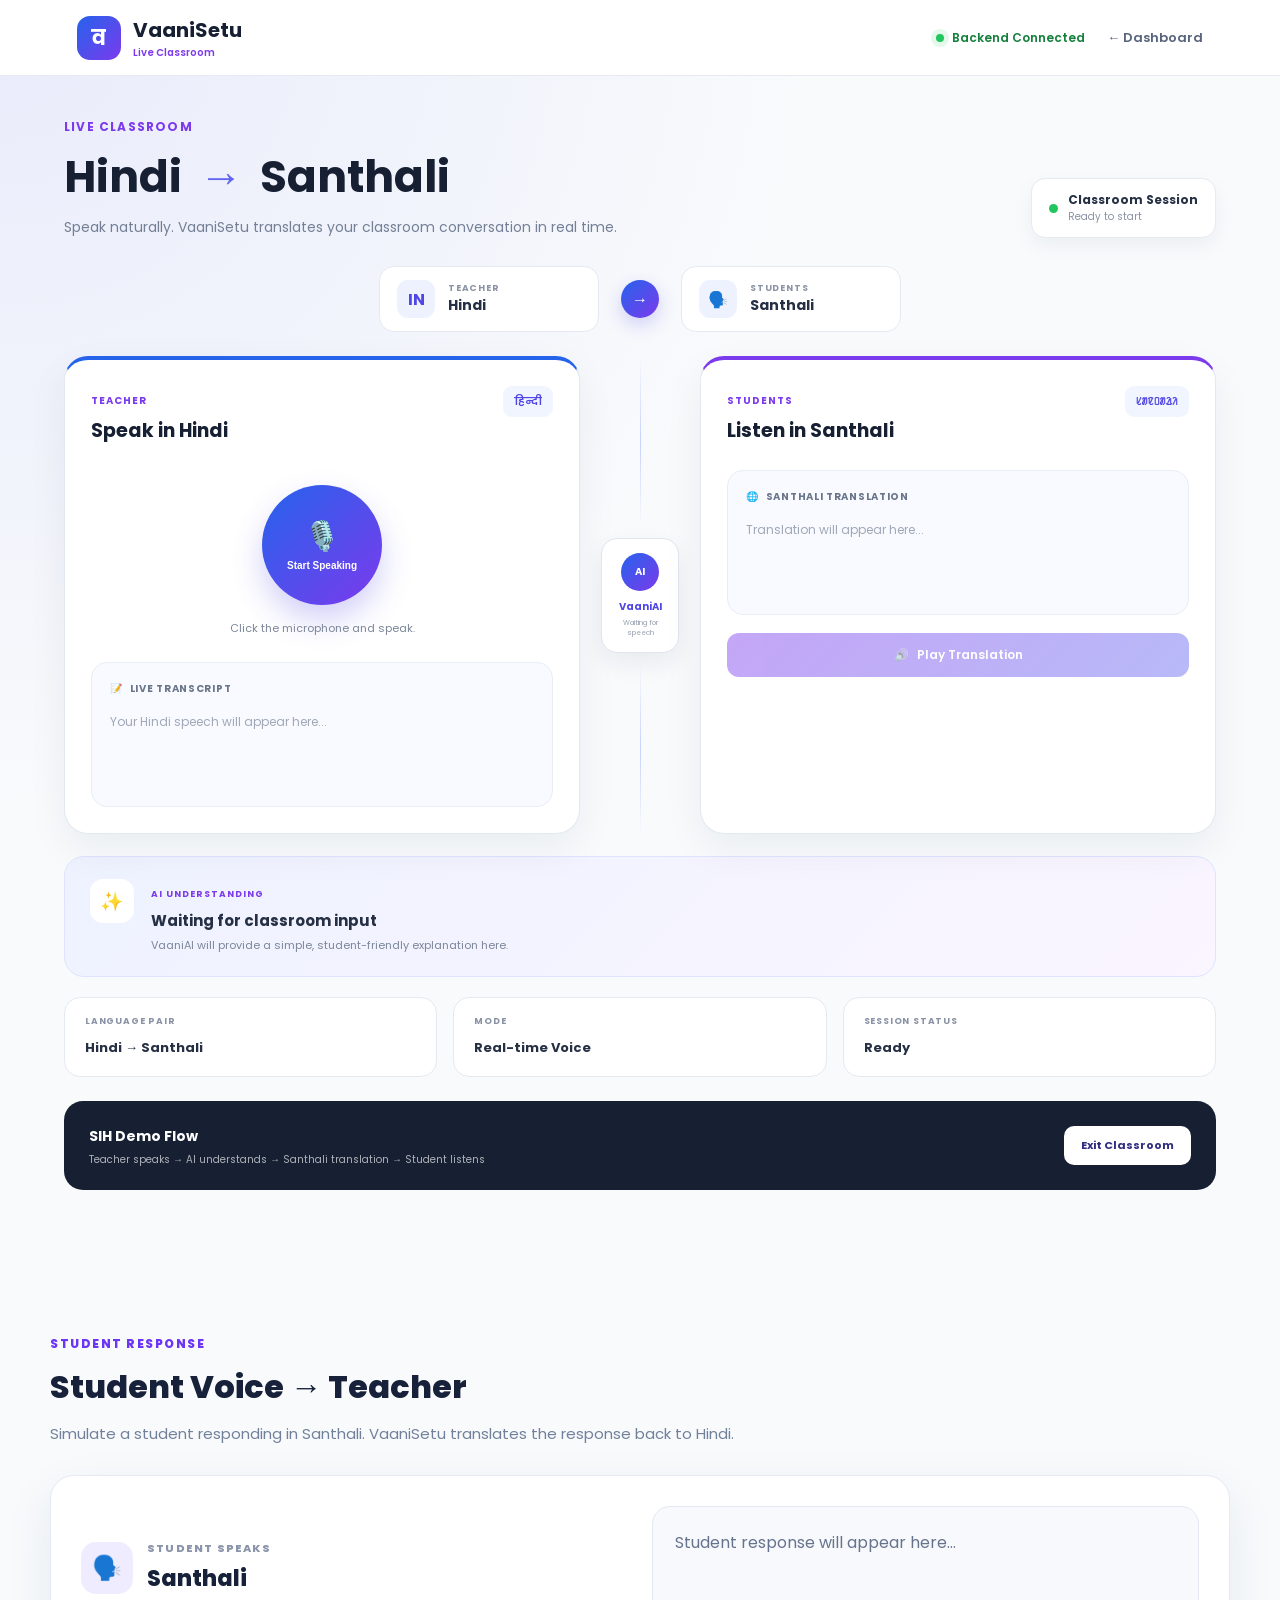
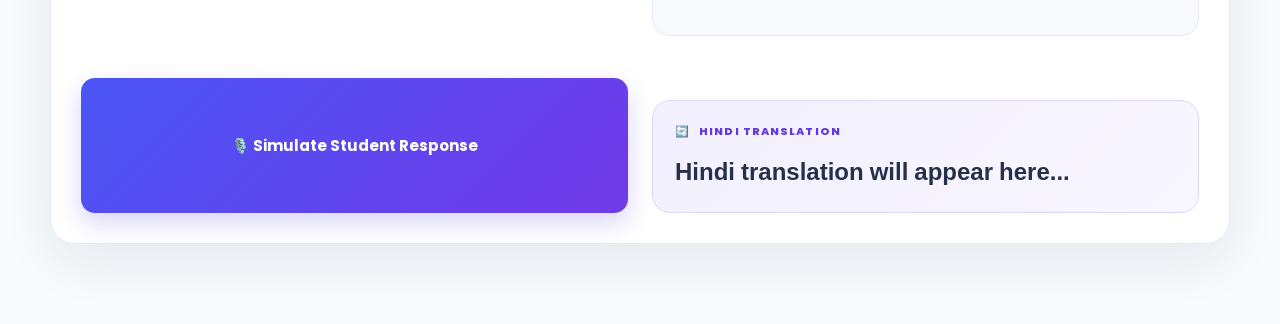
<file: Frontend/live-classroom.html>
<!DOCTYPE html>
<html lang="en">

<head>
    <meta charset="UTF-8">
    <meta name="viewport" content="width=device-width, initial-scale=1.0">

    <title>VaaniSetu | Live Classroom</title>

    <link rel="stylesheet" href="style.css">

    <link rel="preconnect" href="https://fonts.googleapis.com">
    <link rel="preconnect" href="https://fonts.gstatic.com" crossorigin>

    <link
        href="https://fonts.googleapis.com/css2?family=Poppins:wght@400;500;600;700;800&display=swap"
        rel="stylesheet"
    >
</head>


<body class="live-page">

    <!-- =====================================================
         NAVBAR
    ====================================================== -->

    <nav class="live-navbar">

        <a href="dashboard.html" class="live-brand">

            <div class="live-logo">
                व
            </div>

            <div>
                <strong>VaaniSetu</strong>
                <span>Live Classroom</span>
            </div>

        </a>


        <div class="live-nav-right">

            <div class="connection-status">
                <span></span>
                Backend Connected
            </div>

            <a href="dashboard.html" class="back-dashboard">
                ← Dashboard
            </a>

        </div>

    </nav>



    <!-- =====================================================
         MAIN
    ====================================================== -->

    <main class="live-container">


        <!-- HEADER -->

        <section class="live-header">

            <div>

                <div class="section-label">
                    LIVE CLASSROOM
                </div>

                <h1>
                    Hindi
                    <span>→</span>
                    Santhali
                </h1>

                <p>
                    Speak naturally. VaaniSetu translates your
                    classroom conversation in real time.
                </p>

            </div>


            <div class="live-session">

                <div class="session-dot"></div>

                <div>
                    <strong>Classroom Session</strong>
                    <small>Ready to start</small>
                </div>

            </div>

        </section>



        <!-- =================================================
             LANGUAGE BAR
        ================================================== -->

        <section class="language-bar">

            <div class="language-pill">

                <span class="pill-icon">
                    IN
                </span>

                <div>
                    <small>TEACHER</small>
                    <strong>Hindi</strong>
                </div>

            </div>


            <div class="language-flow">
                →
            </div>


            <div class="language-pill">

                <span class="pill-icon">
                    🗣️
                </span>

                <div>
                    <small>STUDENTS</small>
                    <strong>Santhali</strong>
                </div>

            </div>

        </section>



        <!-- =================================================
             CLASSROOM WORKSPACE
        ================================================== -->

        <section class="classroom-workspace">


            <!-- TEACHER PANEL -->

            <div class="classroom-panel teacher-panel">

                <div class="panel-header">

                    <div>

                        <span class="panel-label">
                            TEACHER
                        </span>

                        <h2>
                            Speak in Hindi
                        </h2>

                    </div>

                    <div class="panel-language">
                        हिन्दी
                    </div>

                </div>


                <!-- MIC -->

                <div class="mic-area">

                    <button
                        id="liveMicButton"
                        class="live-mic-button"
                        type="button"
                    >

                        <span class="mic-symbol">
                            🎙️
                        </span>

                        <span id="micButtonText">
                            Start Speaking
                        </span>

                    </button>


                    <p id="micStatus">
                        Click the microphone and speak.
                    </p>

                </div>


                <!-- TRANSCRIPT -->

                <div class="conversation-box">

                    <div class="conversation-title">
                        <span>📝</span>
                        Live Transcript
                    </div>

                    <div
                        id="liveTranscript"
                        class="conversation-text empty"
                    >
                        Your Hindi speech will appear here...
                    </div>

                </div>

            </div>



            <!-- AI FLOW -->

            <div class="ai-flow-column">

                <div class="ai-flow-line"></div>

                <div
                    id="aiProcessing"
                    class="ai-processing-box"
                >

                    <div class="ai-orb">
                        AI
                    </div>

                    <strong>
                        VaaniAI
                    </strong>

                    <span id="aiStatus">
                        Waiting for speech
                    </span>

                </div>

                <div class="ai-flow-line"></div>

            </div>



            <!-- STUDENT PANEL -->

            <div class="classroom-panel student-panel">

                <div class="panel-header">

                    <div>

                        <span class="panel-label">
                            STUDENTS
                        </span>

                        <h2>
                            Listen in Santhali
                        </h2>

                    </div>

                    <div class="panel-language">
                        ᱥᱟᱱᱛᱟᱲᱤ
                    </div>

                </div>


                <!-- TRANSLATION -->

                <div class="translation-box">

                    <div class="conversation-title">
                        <span>🌐</span>
                        Santhali Translation
                    </div>

                    <div
                        id="liveTranslation"
                        class="conversation-text empty"
                    >
                        Translation will appear here...
                    </div>

                </div>


                <!-- SPEAKER -->

                <button
                    id="liveSpeakerButton"
                    class="live-speaker-button"
                    type="button"
                    disabled
                >

                    <span>
                        🔊
                    </span>

                    <span>
                        Play Translation
                    </span>

                </button>

            </div>


        </section>



        <!-- =================================================
             AI UNDERSTANDING
        ================================================== -->

        <section
            id="aiUnderstanding"
            class="understanding-card"
        >

            <div class="understanding-icon">
                ✨
            </div>

            <div>

                <span>
                    AI UNDERSTANDING
                </span>

                <h3>
                    Waiting for classroom input
                </h3>

                <p>
                    VaaniAI will provide a simple,
                    student-friendly explanation here.
                </p>

            </div>

        </section>



        <!-- =================================================
             SESSION INFO
        ================================================== -->

        <section class="session-info-grid">


            <div class="session-info-card">

                <span>LANGUAGE PAIR</span>

                <strong>
                    Hindi → Santhali
                </strong>

            </div>


            <div class="session-info-card">

                <span>MODE</span>

                <strong>
                    Real-time Voice
                </strong>

            </div>


            <div class="session-info-card">

                <span>SESSION STATUS</span>

                <strong id="sessionStatus">
                    Ready
                </strong>

            </div>


        </section>



        <!-- =================================================
             DEMO CONTROLS
        ================================================== -->

        <section class="demo-footer">

            <div>

                <strong>
                    SIH Demo Flow
                </strong>

                <p>
                    Teacher speaks → AI understands →
                    Santhali translation → Student listens
                </p>

            </div>


            <a
                href="dashboard.html"
                class="exit-button"
            >
                Exit Classroom
            </a>

        </section>


    </main>



    <!-- =====================================================
         JAVASCRIPT
    ====================================================== -->

    <script>

        const micButton =
            document.getElementById("liveMicButton");

        const micButtonText =
            document.getElementById("micButtonText");

        const micStatus =
            document.getElementById("micStatus");

        const liveTranscript =
            document.getElementById("liveTranscript");

        const liveTranslation =
            document.getElementById("liveTranslation");

        const aiStatus =
            document.getElementById("aiStatus");

        const aiUnderstanding =
            document.getElementById("aiUnderstanding");

        const liveSpeakerButton =
            document.getElementById("liveSpeakerButton");

        const sessionStatus =
            document.getElementById("sessionStatus");


        let mediaRecorder = null;
        let audioChunks = [];
        let isRecording = false;
        let lastTranslation = "";


        /* =================================================
           MICROPHONE
        ================================================== */

        micButton.addEventListener(
            "click",
            async function () {

                if (isRecording) {

                    mediaRecorder.stop();

                    return;
                }


                try {

                    const stream =
                        await navigator.mediaDevices
                            .getUserMedia({
                                audio: true
                            });


                    audioChunks = [];


                    let options = {};

                    if (
                        MediaRecorder.isTypeSupported(
                            "audio/webm"
                        )
                    ) {

                        options.mimeType =
                            "audio/webm";

                    } else if (
                        MediaRecorder.isTypeSupported(
                            "audio/mp4"
                        )
                    ) {

                        options.mimeType =
                            "audio/mp4";
                    }


                    mediaRecorder =
                        new MediaRecorder(
                            stream,
                            options
                        );


                    mediaRecorder.start();

                    isRecording = true;


                    micButton.classList.add(
                        "recording"
                    );


                    micButtonText.textContent =
                        "Stop Speaking";

                    micStatus.textContent =
                        "Listening to teacher...";

                    aiStatus.textContent =
                        "Listening...";

                    sessionStatus.textContent =
                        "Listening";


                    liveTranscript.classList.remove(
                        "empty"
                    );

                    liveTranscript.textContent =
                        "Listening...";


                    mediaRecorder.addEventListener(
                        "dataavailable",
                        function (event) {

                            if (
                                event.data &&
                                event.data.size > 0
                            ) {

                                audioChunks.push(
                                    event.data
                                );

                            }

                        }
                    );


                    mediaRecorder.addEventListener(
                        "stop",
                        async function () {

                            stream
                                .getTracks()
                                .forEach(
                                    track =>
                                        track.stop()
                                );


                            isRecording = false;

                            micButton.classList.remove(
                                "recording"
                            );


                            micButtonText.textContent =
                                "Start Speaking";

                            micStatus.textContent =
                                "Processing your speech...";

                            aiStatus.textContent =
                                "AI is understanding...";

                            sessionStatus.textContent =
                                "Processing";


                            if (
                                audioChunks.length === 0
                            ) {

                                resetMic();

                                return;
                            }


                            const audioBlob =
                                new Blob(
                                    audioChunks,
                                    {
                                        type:
                                            mediaRecorder
                                                .mimeType ||
                                            "audio/webm"
                                    }
                                );


                            const formData =
                                new FormData();


                            let filename =
                                "classroom.webm";


                            if (
                                audioBlob.type.includes(
                                    "mp4"
                                )
                            ) {

                                filename =
                                    "classroom.mp4";
                            }


                            formData.append(
                                "file",
                                audioBlob,
                                filename
                            );


                            try {

                                const response =
                                    await fetch(
                                        "http://127.0.0.1:8000/api/voice?target_language=Santhali",
                                        {
                                            method: "POST",
                                            body: formData
                                        }
                                    );


                                if (!response.ok) {

                                    const errorText =
                                        await response.text();

                                    throw new Error(
                                        errorText
                                    );
                                }


                                const data =
                                    await response.json();


                                /* TRANSCRIPT */

                                liveTranscript.classList.remove(
                                    "empty"
                                );

                                liveTranscript.textContent =
                                    data.transcript ||
                                    "No speech detected.";


                                /* TRANSLATION */

                                liveTranslation.classList.remove(
                                    "empty"
                                );

                                liveTranslation.textContent =
                                    data.translation ||
                                    "No translation received.";


                                lastTranslation =
                                    data.translation ||
                                    "";


                                /* AI UNDERSTANDING */

                                aiUnderstanding.innerHTML = `

                                    <div class="understanding-icon">
                                        ✨
                                    </div>

                                    <div>

                                        <span>
                                            AI UNDERSTANDING
                                        </span>

                                        <h3>
                                            ${escapeHtml(
                                                data.simple_explanation ||
                                                data.answer ||
                                                "VaaniAI understood the classroom input."
                                            )}
                                        </h3>

                                        <p>
                                            VaaniAI generated a simple
                                            student-friendly explanation.
                                        </p>

                                    </div>

                                `;


                                aiStatus.textContent =
                                    "Translation complete";

                                micStatus.textContent =
                                    "Translation ready.";

                                sessionStatus.textContent =
                                    "Active";


                                /* ENABLE SPEAKER */

                                if (lastTranslation) {

                                    liveSpeakerButton.disabled =
                                        false;

                                }


                            } catch (error) {

                                console.error(
                                    "Live classroom error:",
                                    error
                                );


                                liveTranscript.textContent =
                                    "Could not process the voice.";


                                liveTranslation.textContent =
                                    "Please check that the VaaniSetu backend is running.";


                                aiStatus.textContent =
                                    "Connection error";

                                micStatus.textContent =
                                    "Please try again.";

                                sessionStatus.textContent =
                                    "Error";

                            }

                        }
                    );


                } catch (error) {

                    console.error(
                        "Microphone error:",
                        error
                    );


                    alert(
                        "Microphone access was denied or unavailable."
                    );

                }

            }
        );


        /* =================================================
           SPEAKER
        ================================================== */

        liveSpeakerButton.addEventListener(
            "click",
            async function () {

                if (!lastTranslation) {
                    return;
                }


                liveSpeakerButton.classList.add(
                    "playing"
                );


                liveSpeakerButton.disabled =
                    true;


                try {

                    const response =
                        await fetch(
                            "http://127.0.0.1:8000/api/tts",
                            {
                                method: "POST",

                                headers: {
                                    "Content-Type":
                                        "application/json"
                                },

                                body:
                                    JSON.stringify({

                                        text:
                                            lastTranslation,

                                        language:
                                            "hi"

                                    })
                            }
                        );


                    if (!response.ok) {

                        throw new Error(
                            "TTS request failed"
                        );

                    }


                    const audioBlob =
                        await response.blob();


                    const audioUrl =
                        URL.createObjectURL(
                            audioBlob
                        );


                    const audio =
                        new Audio(audioUrl);


                    audio.addEventListener(
                        "ended",
                        function () {

                            liveSpeakerButton
                                .classList
                                .remove(
                                    "playing"
                                );

                            liveSpeakerButton.disabled =
                                false;

                            URL.revokeObjectURL(
                                audioUrl
                            );

                        }
                    );


                    await audio.play();


                } catch (error) {

                    console.error(
                        "TTS error:",
                        error
                    );


                    liveSpeakerButton
                        .classList
                        .remove(
                            "playing"
                        );

                    liveSpeakerButton.disabled =
                        false;


                    alert(
                        "Could not play the translation."
                    );

                }

            }
        );


        /* =================================================
           HELPERS
        ================================================== */

        function resetMic() {

            isRecording = false;

            micButton.classList.remove(
                "recording"
            );

            micButtonText.textContent =
                "Start Speaking";

            micStatus.textContent =
                "Click the microphone and speak.";

            aiStatus.textContent =
                "Waiting for speech";

            sessionStatus.textContent =
                "Ready";

        }


        function escapeHtml(value) {

            const div =
                document.createElement("div");

            div.textContent =
                value;

            return div.innerHTML;

        }

    </script>
<!-- =========================
     STUDENT RESPONSE DEMO
========================= -->

<section class="student-response-demo">

    <div class="student-demo-header">
        <span class="demo-label">STUDENT RESPONSE</span>

        <h2>Student Voice → Teacher</h2>

        <p>
            Simulate a student responding in Santhali.
            VaaniSetu translates the response back to Hindi.
        </p>
    </div>

    <div class="student-response-card">

        <div class="student-language">
            <div class="response-icon">🗣️</div>

            <div>
                <span>STUDENT SPEAKS</span>
                <h3>Santhali</h3>
            </div>
        </div>

        <div class="student-response-box">
            <p id="studentResponseText">
                Student response will appear here...
            </p>
        </div>

        <button
            id="simulateStudentButton"
            class="simulate-student-btn"
        >
            🎙️ Simulate Student Response
        </button>

        <div class="teacher-response-box">

            <div class="teacher-response-title">
                <span>🔄</span>
                <span>HINDI TRANSLATION</span>
            </div>

            <p id="studentHindiResult">
                Hindi translation will appear here...
            </p>

        </div>

    </div>

</section>


<!-- =========================
     STUDENT RESPONSE SCRIPT
========================= -->

<script>

/* =========================================================
   STUDENT RESPONSE → HINDI TRANSLATION
========================================================= */

const simulateStudentButton =
    document.getElementById("simulateStudentButton");

const studentResponseText =
    document.getElementById("studentResponseText");

const studentHindiResult =
    document.getElementById("studentHindiResult");


/* =========================================================
   SIMULATE STUDENT RESPONSE
========================================================= */

simulateStudentButton.addEventListener(
    "click",
    async function () {

        /* Example Santhali student response */
        const studentText =
            "ᱤᱧ ᱵᱩᱡᱷᱟᱹᱣ ᱟᱠᱟᱫᱟ";


        /* Show student response */
        studentResponseText.textContent =
            studentText;

        /* Loading state */
        studentHindiResult.textContent =
            "AI is translating to Hindi...";

        simulateStudentButton.textContent =
            "⏳ Translating...";

        simulateStudentButton.disabled =
            true;


        try {

            /* =================================================
               SEND STUDENT RESPONSE TO GROQ BACKEND
            ================================================= */

            const response =
                await fetch(
                    "http://127.0.0.1:8000/api/process",
                    {
                        method: "POST",

                        headers: {
                            "Content-Type":
                                "application/json"
                        },

                        body: JSON.stringify({

                            text:
                                studentText,

                            source_language:
                                "Santhali",

                            target_language:
                                "Hindi",

                            language:
                                "Hindi"

                        })
                    }
                );


            /* =================================================
               CHECK RESPONSE
            ================================================= */

            if (!response.ok) {

                const errorText =
                    await response.text();

                throw new Error(
                    "Server returned " +
                    response.status +
                    ": " +
                    errorText
                );
            }


            const data =
                await response.json();

                console.log("Student AI response:", data);


            /* =================================================
               SHOW REAL AI TRANSLATION
            ================================================= */

            studentHindiResult.textContent =
    data.translation ||
    data.answer ||
    data.simple_explanation ||
    "Hindi translation unavailable.";


            /* Success */
            simulateStudentButton.textContent =
                "✓ Student Response Translated";


        } catch (error) {

            console.error(
                "Student translation error:",
                error
            );


            studentHindiResult.textContent =
                "Could not translate student response. Please check the backend.";


            simulateStudentButton.textContent =
                "↻ Try Again";


        } finally {

            simulateStudentButton.disabled =
                false;

        }

    }
);

</script>

</body>

</html>
</file>
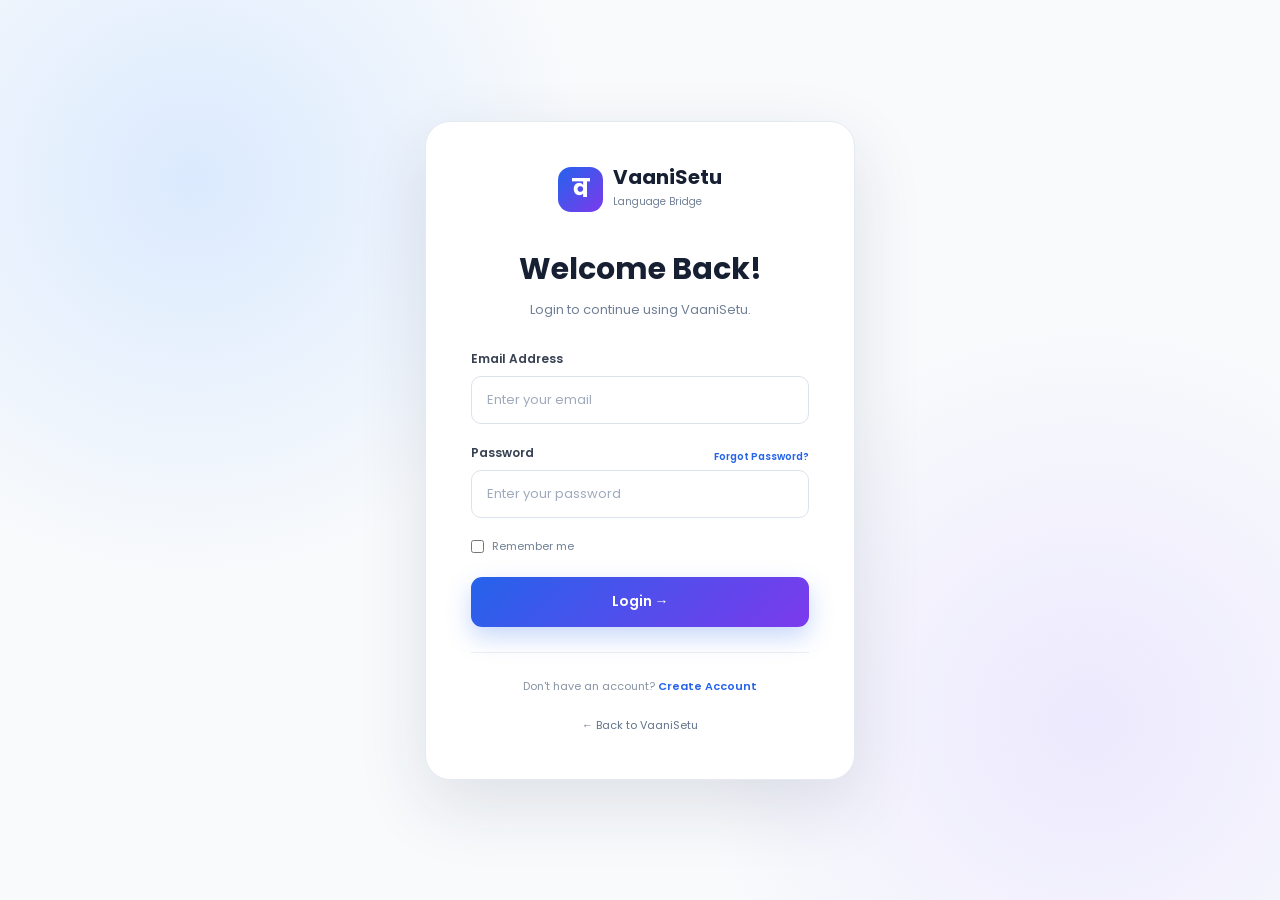
<file: Frontend/login.html>
<!DOCTYPE html>
<html lang="en">

<head>

    <meta charset="UTF-8">

    <meta
        name="viewport"
        content="width=device-width, initial-scale=1.0">

    <title>Login | VaaniSetu</title>

    <link rel="stylesheet" href="style.css">

    <link rel="preconnect"
          href="https://fonts.googleapis.com">

    <link rel="preconnect"
          href="https://fonts.gstatic.com"
          crossorigin>

    <link
        href="https://fonts.googleapis.com/css2?family=Poppins:wght@400;500;600;700;800&display=swap"
        rel="stylesheet">

</head>


<body class="login-page">


    <div class="login-container">


        <!-- LOGO -->

        <a href="index.html"
           class="login-logo">

            <div class="logo-icon">
                व
            </div>

            <div>

                <h2>
                    VaaniSetu
                </h2>

                <span>
                    Language Bridge
                </span>

            </div>

        </a>


        <!-- HEADING -->

        <div class="login-heading">

            <h1>
                Welcome Back!
            </h1>

            <p>
                Login to continue using VaaniSetu.
            </p>

        </div>


        <!-- LOGIN FORM -->

        <form>


            <!-- EMAIL -->

            <div class="form-group">

                <label for="email">
                    Email Address
                </label>

                <input
                    type="email"
                    id="email"
                    name="email"
                    placeholder="Enter your email"
                    required>

            </div>


            <!-- PASSWORD -->

            <div class="form-group">

                <div class="password-label">

                    <label for="password">
                        Password
                    </label>

                    <a href="#">
                        Forgot Password?
                    </a>

                </div>


                <input
                    type="password"
                    id="password"
                    name="password"
                    placeholder="Enter your password"
                    required>

            </div>


            <!-- REMEMBER -->

            <div class="remember">

                <label>

                    <input
                        type="checkbox"
                        name="remember">

                    Remember me

                </label>

            </div>


            <!-- LOGIN -->

            <button
                type="submit"
                class="login-submit">

                Login →

            </button>

        </form>


        <!-- SIGN UP -->

        <div class="signup">

            <p>

                Don't have an account?

                <a href="#">
                    Create Account
                </a>

            </p>

        </div>


        <!-- BACK -->

        <a
            href="index.html"
            class="back-home">

            ← Back to VaaniSetu

        </a>


    </div>


</body>

</html>
</file>
<file: Frontend/style.css>
/* =========================
   GLOBAL
========================= */

* {
    margin: 0;
    padding: 0;
    box-sizing: border-box;
}

html {
    scroll-behavior: smooth;
}

body {
    font-family: "Poppins", sans-serif;
    background: #f8fafc;
    color: #172033;
}


/* =========================
   NAVBAR
========================= */

.navbar {
    height: 78px;

    padding: 0 7%;

    background: white;

    display: flex;

    align-items: center;

    justify-content: space-between;

    border-bottom:
        1px solid #e5eaf0;

    position: sticky;

    top: 0;

    z-index: 1000;
}

.logo {
    display: flex;

    align-items: center;

    gap: 10px;

    text-decoration: none;

    color: #172033;
}

.logo-icon {
    width: 45px;

    height: 45px;

    border-radius: 13px;

    display: flex;

    align-items: center;

    justify-content: center;

    background:
        linear-gradient(
            135deg,
            #2563eb,
            #7c3aed
        );

    color: white;

    font-size: 25px;

    font-weight: 700;
}

.logo h2 {
    font-size: 20px;

    line-height: 20px;
}

.logo span {
    font-size: 10px;

    color: #718096;
}

nav {
    display: flex;

    gap: 35px;
}

nav a {
    text-decoration: none;

    color: #526071;

    font-size: 14px;

    font-weight: 500;

    transition: 0.3s;
}

nav a:hover {
    color: #2563eb;
}

.start-btn {
    text-decoration: none;

    padding: 11px 24px;

    border-radius: 10px;

    background: #172033;

    color: white;

    font-size: 13px;

    font-weight: 600;
}


/* =========================
   HERO
========================= */

.hero {
    min-height: 650px;

    padding: 80px 8%;

    display: flex;

    align-items: center;

    justify-content: space-between;

    gap: 50px;

    background:
        radial-gradient(
            circle at 80% 20%,
            #dbeafe,
            transparent 35%
        ),
        linear-gradient(
            135deg,
            #f8fbff,
            #f5f3ff
        );
}

.hero-content {
    max-width: 650px;
}

.badge {
    display: inline-block;

    background: #eaf1ff;

    color: #2563eb;

    padding: 8px 15px;

    border-radius: 30px;

    font-size: 12px;

    font-weight: 600;

    margin-bottom: 22px;
}

.hero h1 {
    font-size: clamp(
        42px,
        5vw,
        70px
    );

    line-height: 1.08;

    letter-spacing: -2px;

    margin-bottom: 25px;
}

.hero h1 span {
    display: block;

    background:
        linear-gradient(
            90deg,
            #2563eb,
            #7c3aed
        );

    background-clip: text;
-webkit-background-clip: text;

    color: transparent;
}

.hero p {
    color: #64748b;

    font-size: 16px;

    line-height: 1.8;

    max-width: 570px;
}

.hero-buttons {
    display: flex;

    gap: 15px;

    margin-top: 35px;
}

.primary-btn,
.secondary-btn {
    text-decoration: none;

    padding: 14px 25px;

    border-radius: 11px;

    font-size: 14px;

    font-weight: 600;
}

.primary-btn {
    background: #2563eb;

    color: white;

    box-shadow:
        0 10px 25px
        rgba(
            37,
            99,
            235,
            0.25
        );
}

.secondary-btn {
    background: white;

    color: #172033;

    border:
        1px solid #dce3ec;
}


/* =========================
   HERO VISUAL
========================= */

.hero-visual {
    display: flex;

    align-items: center;

    justify-content: center;
}

.language-orbit {
    width: 430px;

    height: 430px;

    border-radius: 50%;

    background:
        linear-gradient(
            145deg,
            #e0ecff,
            #eee7ff
        );

    display: flex;

    align-items: center;

    justify-content: center;

    position: relative;
}

.main-circle {
    width: 245px;

    height: 245px;

    border-radius: 50%;

    background: white;

    box-shadow:
        0 25px 60px
        rgba(
            50,
            60,
            100,
            0.15
        );

    display: flex;

    align-items: center;

    justify-content: center;

    gap: 18px;
}

.language {
    font-size: 60px;

    font-weight: 700;
}

.hindi {
    color: #2563eb;
}

.tribal {
    color: #7c3aed;
}

.exchange {
    font-size: 30px;

    color: #94a3b8;
}

.floating-card {
    position: absolute;

    background: white;

    padding: 14px 18px;

    border-radius: 15px;

    display: flex;

    align-items: center;

    gap: 10px;

    box-shadow:
        0 15px 35px
        rgba(
            30,
            40,
            70,
            0.12
        );

    font-size: 22px;
}

.floating-card strong {
    display: block;

    font-size: 13px;
}

.floating-card small {
    display: block;

    font-size: 10px;

    color: #8994a4;
}

.card-one {
    left: -20px;

    top: 55px;
}

.card-two {
    right: -15px;

    bottom: 55px;
}


/* =========================
   STATS
========================= */

.stats {
    background: white;

    display: grid;

    grid-template-columns:
        repeat(4, 1fr);

    padding: 30px 8%;

    border-bottom:
        1px solid #e8edf3;
}

.stat {
    text-align: center;

    border-right:
        1px solid #e8edf3;
}

.stat:last-child {
    border: none;
}

.stat h2 {
    color: #2563eb;

    font-size: 27px;
}

.stat p {
    color: #718096;

    font-size: 12px;
}


/* =========================
   SECTION HEADING
========================= */

.section-heading {
    text-align: center;

    max-width: 700px;

    margin:
        0 auto 50px;
}

.section-tag {
    font-size: 11px;

    letter-spacing: 2px;

    color: #2563eb;

    font-weight: 700;
}

.section-heading h2 {
    font-size: 42px;

    line-height: 1.2;

    margin:
        10px 0 15px;
}

.section-heading h2 span {
    color: #2563eb;
}

.section-heading p {
    color: #718096;

    font-size: 14px;
}


/* =========================
   TRANSLATOR
========================= */

.translator-section {
    padding: 100px 8%;

    background: #f8fafc;
}

.translator-box {
    max-width: 1050px;

    margin: auto;

    display: grid;

    grid-template-columns:
        1fr 60px 1fr;

    gap: 15px;

    align-items: center;
}

.translation-card {
    background: white;

    border:
        1px solid #e1e7ef;

    border-radius: 18px;

    padding: 20px;

    min-height: 280px;

    box-shadow:
        0 10px 30px
        rgba(
            30,
            40,
            70,
            0.05
        );
}

.card-header {
    display: flex;

    align-items: center;

    justify-content: space-between;

    padding-bottom: 15px;

    border-bottom:
        1px solid #edf0f4;
}

.card-header label {
    font-size: 12px;

    font-weight: 600;

    color: #64748b;
}

select {
    border: none;

    background: #f1f5f9;

    padding: 8px 12px;

    border-radius: 8px;

    font-family: inherit;

    font-size: 12px;

    font-weight: 600;

    color: #172033;

    outline: none;
}

textarea {
    width: 100%;

    height: 160px;

    resize: none;

    border: none;

    outline: none;

    padding-top: 20px;

    font-family: inherit;

    font-size: 14px;

    color: #172033;
}

textarea::placeholder {
    color: #a0aabd;
}

.translation-result {
    height: 160px;

    padding-top: 20px;

    color: #a0aabd;

    font-size: 14px;
}

.input-footer {
    display: flex;

    align-items: center;

    justify-content: space-between;

    color: #a0aabd;

    font-size: 10px;
}

.icon-btn {
    width: 38px;

    height: 38px;

    border: none;

    border-radius: 10px;

    background: #eef4ff;

    cursor: pointer;

    font-size: 16px;
}

.swap-btn {
    width: 48px;

    height: 48px;

    border-radius: 50%;

    border:
        1px solid #dce3ec;

    background: white;

    color: #2563eb;

    font-size: 23px;

    cursor: pointer;

    box-shadow:
        0 5px 15px
        rgba(
            30,
            40,
            70,
            0.08
        );
}

.translate-btn {
    display: block;

    margin: 30px auto 0;

    border: none;

    padding: 15px 35px;

    border-radius: 11px;

    background: #2563eb;

    color: white;

    font-family: inherit;

    font-size: 14px;

    font-weight: 600;

    cursor: pointer;
}


/* =========================
   LANGUAGES
========================= */

.languages-section {
    padding: 100px 8%;

    background: white;
}

.language-grid {
    max-width: 1000px;

    margin: auto;

    display: grid;

    grid-template-columns:
        repeat(3, 1fr);

    gap: 18px;
}

.language-card {
    padding: 30px;

    border:
        1px solid #e5eaf0;

    border-radius: 18px;

    text-align: center;

    transition: 0.3s;

    background: white;
}

.language-card:hover {
    transform:
        translateY(-6px);

    box-shadow:
        0 15px 35px
        rgba(
            30,
            40,
            70,
            0.09
        );
}

.language-icon {
    width: 60px;

    height: 60px;

    border-radius: 15px;

    background: #eef4ff;

    color: #2563eb;

    display: flex;

    align-items: center;

    justify-content: center;

    margin: 0 auto 15px;

    font-size: 25px;

    font-weight: 700;
}

.language-card h3 {
    font-size: 16px;
}

.language-card p {
    color: #8994a4;

    font-size: 11px;

    margin-top: 5px;
}

.tribal-card .language-icon {
    background: #f2eaff;

    color: #7c3aed;
}


/* =========================
   ABOUT
========================= */

.about-section {
    padding: 110px 8%;

    display: grid;

    grid-template-columns:
        1fr 1fr;

    align-items: center;

    gap: 80px;

    background: #f8fafc;
}

.about-visual {
    height: 420px;

    border-radius: 30px;

    background:
        radial-gradient(
            circle at center,
            #dce9ff,
            transparent 60%
        ),
        linear-gradient(
            135deg,
            #e8f0ff,
            #f2eaff
        );

    display: flex;

    align-items: center;

    justify-content: center;
}

.about-circle {
    width: 220px;

    height: 220px;

    border-radius: 50%;

    background: white;

    box-shadow:
        0 25px 60px
        rgba(
            30,
            40,
            70,
            0.12
        );

    display: flex;

    flex-direction: column;

    align-items: center;

    justify-content: center;
}

.about-circle span {
    font-size: 38px;

    font-weight: 700;

    color: #2563eb;
}

.about-circle small {
    color: #7c3aed;

    font-size: 18px;
}

.about-content h2 {
    font-size: 40px;

    line-height: 1.2;

    margin:
        10px 0 20px;
}

.about-content h2 span {
    display: block;

    color: #2563eb;
}

.about-content > p {
    color: #718096;

    font-size: 14px;

    line-height: 1.8;

    margin-bottom: 25px;
}

.feature {
    display: flex;

    gap: 15px;

    margin: 18px 0;
}

.feature-icon {
    min-width: 45px;

    height: 45px;

    background: white;

    border-radius: 12px;

    display: flex;

    align-items: center;

    justify-content: center;

    box-shadow:
        0 5px 15px
        rgba(
            30,
            40,
            70,
            0.07
        );
}

.feature h3 {
    font-size: 14px;
}

.feature p {
    font-size: 11px;

    color: #8994a4;

    margin-top: 3px;
}


/* =========================
   CTA
========================= */

.cta {
    margin: 80px 8%;

    padding: 60px 7%;

    border-radius: 25px;

    background:
        linear-gradient(
            120deg,
            #172033,
            #26365a
        );

    color: white;

    display: flex;

    align-items: center;

    justify-content: space-between;

    gap: 30px;
}

.cta span {
    font-size: 10px;

    letter-spacing: 2px;

    color: #93b4ff;

    font-weight: 700;
}

.cta h2 {
    font-size: 38px;

    line-height: 1.2;

    margin: 10px 0;
}

.cta p {
    color: #b9c2d1;

    font-size: 13px;
}

.cta-btn {
    text-decoration: none;

    background: white;

    color: #172033;

    padding: 14px 25px;

    border-radius: 10px;

    font-size: 13px;

    font-weight: 700;

    white-space: nowrap;
}


/* =========================
   FOOTER
========================= */

footer {
    padding: 30px 8%;

    background: white;

    border-top:
        1px solid #e5eaf0;

    display: flex;

    justify-content: space-between;

    align-items: center;
}

.footer-logo {
    display: flex;

    align-items: center;

    gap: 10px;
}

.footer-logo .logo-icon {
    width: 38px;

    height: 38px;

    font-size: 20px;
}

.footer-logo h3 {
    font-size: 15px;
}

.footer-logo p {
    color: #8994a4;

    font-size: 10px;
}

.created-by {
    text-align: right;
}

.created-by p {
    font-size: 10px;

    color: #8994a4;
}

.created-by h3 {
    font-size: 14px;

    color: #2563eb;
}

.created-by span {
    font-size: 10px;

    color: #8994a4;
}


/* =========================
   LOGIN PAGE
========================= */

.login-page {
    min-height: 100vh;

    display: flex;

    align-items: center;

    justify-content: center;

    padding: 30px;

    background:
        radial-gradient(
            circle at 15% 20%,
            #dbeafe,
            transparent 30%
        ),
        radial-gradient(
            circle at 85% 80%,
            #ede9fe,
            transparent 30%
        ),
        #f8fafc;
}

.login-container {
    width: 100%;

    max-width: 430px;

    background: white;

    padding: 45px;

    border-radius: 25px;

    border:
        1px solid #e5eaf0;

    box-shadow:
        0 25px 70px
        rgba(
            30,
            40,
            70,
            0.12
        );
}

.login-logo {
    display: flex;

    align-items: center;

    justify-content: center;

    gap: 10px;

    margin-bottom: 35px;

    text-decoration: none;

    color: #172033;
}

.login-logo h2 {
    font-size: 20px;

    line-height: 20px;
}

.login-logo span {
    font-size: 10px;

    color: #718096;
}

.login-heading {
    text-align: center;

    margin-bottom: 30px;
}

.login-heading h1 {
    font-size: 30px;

    margin-bottom: 8px;
}

.login-heading p {
    color: #718096;

    font-size: 13px;
}


/* FORM */

.form-group {
    margin-bottom: 20px;
}

.form-group label {
    display: block;

    font-size: 12px;

    font-weight: 600;

    color: #374151;

    margin-bottom: 8px;
}

.form-group input[type="email"],
.form-group input[type="password"] {
    width: 100%;

    height: 48px;

    border:
        1px solid #dce3ec;

    border-radius: 10px;

    padding: 0 15px;

    outline: none;

    font-family: inherit;

    font-size: 13px;

    transition: 0.3s;
}

.form-group input:focus {
    border-color: #2563eb;

    box-shadow:
        0 0 0 3px
        rgba(
            37,
            99,
            235,
            0.1
        );
}

.form-group input::placeholder {
    color: #a0aabd;
}


/* PASSWORD */

.password-label {
    display: flex;

    align-items: center;

    justify-content: space-between;
}

.password-label a {
    font-size: 10px;

    color: #2563eb;

    text-decoration: none;

    font-weight: 600;
}


/* REMEMBER */

.remember {
    margin:
        5px 0 22px;
}

.remember label {
    display: flex;

    align-items: center;

    gap: 8px;

    color: #718096;

    font-size: 11px;

    cursor: pointer;
}

.remember input {
    accent-color: #2563eb;
}


/* LOGIN BUTTON */

.login-submit {
    width: 100%;

    height: 50px;

    border: none;

    border-radius: 11px;

    background:
        linear-gradient(
            135deg,
            #2563eb,
            #7c3aed
        );

    color: white;

    font-family: inherit;

    font-size: 14px;

    font-weight: 600;

    cursor: pointer;

    box-shadow:
        0 10px 25px
        rgba(
            37,
            99,
            235,
            0.25
        );

    transition: 0.3s;
}

.login-submit:hover {
    transform:
        translateY(-2px);
}


/* SIGN UP */

.signup {
    text-align: center;

    margin-top: 25px;

    padding-top: 25px;

    border-top:
        1px solid #edf0f4;
}

.signup p {
    font-size: 11px;

    color: #8994a4;
}

.signup a {
    color: #2563eb;

    font-weight: 600;

    text-decoration: none;
}


/* BACK */

.back-home {
    display: block;

    text-align: center;

    margin-top: 22px;

    color: #64748b;

    font-size: 11px;

    text-decoration: none;
}

.back-home:hover {
    color: #2563eb;
}


/* =========================
   RESPONSIVE
========================= */

@media (max-width: 900px) {

    nav {
        display: none;
    }

    .hero {
        flex-direction: column;

        text-align: center;

        padding-top: 60px;
    }

    .hero p {
        margin: auto;
    }

    .hero-buttons {
        justify-content: center;
    }

    .language-orbit {
        width: 330px;

        height: 330px;
    }

    .main-circle {
        width: 190px;

        height: 190px;
    }

    .language {
        font-size: 45px;
    }

    .stats {
        grid-template-columns:
            repeat(2, 1fr);

        gap: 25px;
    }

    .stat:nth-child(2) {
        border: none;
    }

    .translator-box {
        grid-template-columns: 1fr;
    }

    .swap-btn {
        margin: auto;

        transform:
            rotate(90deg);
    }

    .language-grid {
        grid-template-columns:
            repeat(2, 1fr);
    }

    .about-section {
        grid-template-columns: 1fr;
    }

    .cta {
        flex-direction: column;

        text-align: center;
    }
}


@media (max-width: 550px) {

    .navbar {
        padding: 0 5%;
    }

    .start-btn {
        padding: 9px 15px;
    }

    .hero {
        padding: 50px 5%;
    }

    .hero h1 {
        font-size: 40px;
    }

    .language-orbit {
        width: 280px;

        height: 280px;
    }

    .main-circle {
        width: 160px;

        height: 160px;
    }

    .language {
        font-size: 35px;
    }

    .floating-card {
        padding: 10px;
    }

    .stats {
        padding: 25px 5%;
    }

    .translator-section,
    .languages-section,
    .about-section {
        padding: 70px 5%;
    }

    .section-heading h2,
    .about-content h2 {
        font-size: 32px;
    }

    .language-grid {
        grid-template-columns: 1fr;
    }

    .about-visual {
        height: 300px;
    }

    .cta {
        margin: 50px 5%;

        padding: 45px 25px;
    }

    .cta h2 {
        font-size: 30px;
    }

    footer {
        flex-direction: column;

        gap: 20px;

        align-items: flex-start;
    }

    .created-by {
        text-align: left;
    }

    .login-container {
        padding: 32px 25px;

        border-radius: 20px;
    }

    .login-heading h1 {
        font-size: 26px;
    }
}


/* =========================================================
   VAANISETU PREMIUM UI DESIGN
   PASTE BELOW THE LAST } OF YOUR EXISTING CSS
========================================================= */

body {
    background:
        radial-gradient(
            circle at 10% 10%,
            rgba(37, 99, 235, 0.05),
            transparent 30%
        ),
        #f8fafc;
}


/* =========================================================
   NAVBAR
========================================================= */

.navbar {
    background: rgba(255, 255, 255, 0.90);
    backdrop-filter: blur(14px);
    -webkit-backdrop-filter: blur(14px);

    box-shadow:
        0 4px 25px rgba(15, 23, 42, 0.06);
}

.start-btn {
    box-shadow:
        0 8px 22px rgba(23, 32, 51, 0.15);
}

.start-btn:hover {
    transform: translateY(-2px);
}


/* =========================================================
   HERO
========================================================= */

.hero {
    position: relative;
    overflow: hidden;
}

.hero::before {
    content: "";
    position: absolute;

    width: 450px;
    height: 450px;

    border-radius: 50%;

    background:
        rgba(37, 99, 235, 0.07);

    filter: blur(90px);

    top: -180px;
    right: -100px;

    pointer-events: none;
}

.hero h1 {
    font-weight: 800;
}


/* =========================================================
   BUTTONS
========================================================= */

.primary-btn,
.translate-btn,
.cta-btn {

    box-shadow:
        0 12px 30px rgba(37, 99, 235, 0.20);
}

.primary-btn:hover,
.translate-btn:hover,
.cta-btn:hover {

    transform:
        translateY(-3px);
}


/* =========================================================
   TRANSLATOR CARDS
========================================================= */

.translation-card {

    position: relative;
    overflow: hidden;

    border:
        1px solid #e5eaf0;

    box-shadow:
        0 15px 40px rgba(15, 23, 42, 0.07);
}

.translation-card::before {

    content: "";

    position: absolute;

    top: 0;
    left: 0;
    right: 0;

    height: 3px;

    background:
        linear-gradient(
            90deg,
            #2563eb,
            #7c3aed
        );
}

.translation-card:hover {

    transform:
        translateY(-5px);

    box-shadow:
        0 22px 50px rgba(15, 23, 42, 0.11);
}


/* =========================================================
   TEXTAREA
========================================================= */

textarea {

    line-height: 1.7;

    transition:
        background-color 0.25s ease,
        box-shadow 0.25s ease,
        border-color 0.25s ease;
}

textarea:focus {

    background:
        #ffffff;

    box-shadow:
        0 0 0 3px rgba(37, 99, 235, 0.08);
}


/* =========================================================
   LANGUAGE SELECT
========================================================= */

select {

    cursor: pointer;

    transition:
        background-color 0.25s ease,
        border-color 0.25s ease,
        box-shadow 0.25s ease;
}

select:hover {

    background:
        #f5f8ff;
}

select:focus {

    border-color:
        #2563eb;

    box-shadow:
        0 0 0 3px rgba(37, 99, 235, 0.10);
}


/* =========================================================
   SWAP BUTTON
========================================================= */

.swap-btn {

    transition:
        transform 0.35s ease,
        box-shadow 0.25s ease,
        border-color 0.25s ease;
}

.swap-btn:hover {

    transform:
        rotate(180deg) scale(1.08);

    border-color:
        #2563eb;

    box-shadow:
        0 10px 25px rgba(37, 99, 235, 0.18);
}


/* =========================================================
   ICON BUTTON
========================================================= */

.icon-btn {

    transition:
        transform 0.25s ease,
        background-color 0.25s ease;
}

.icon-btn:hover {

    transform:
        scale(1.08);

    background:
        #eaf1ff;
}


/* =========================================================
   LANGUAGE CARDS
========================================================= */

.language-card {

    box-shadow:
        0 8px 25px rgba(15, 23, 42, 0.05);

    transition:
        transform 0.3s ease,
        box-shadow 0.3s ease,
        border-color 0.3s ease;
}

.language-card:hover {

    transform:
        translateY(-8px);

    border-color:
        #d8e4ff;

    box-shadow:
        0 20px 40px rgba(37, 99, 235, 0.10);
}


/* =========================================================
   LANGUAGE ICON
========================================================= */

.language-icon {

    transition:
        transform 0.3s ease;
}

.language-card:hover .language-icon {

    transform:
        scale(1.10);
}


/* =========================================================
   ABOUT SECTION
========================================================= */

.about-visual {

    box-shadow:
        0 20px 50px rgba(37, 99, 235, 0.08);
}

.feature {

    padding:
        12px;

    border-radius:
        15px;

    transition:
        transform 0.25s ease,
        background-color 0.25s ease,
        box-shadow 0.25s ease;
}

.feature:hover {

    background:
        #ffffff;

    box-shadow:
        0 8px 25px rgba(15, 23, 42, 0.05);

    transform:
        translateX(5px);
}


/* =========================================================
   CTA
========================================================= */

.cta {

    position:
        relative;

    overflow:
        hidden;

    box-shadow:
        0 25px 60px rgba(23, 32, 51, 0.18);
}

.cta-btn:hover {

    transform:
        translateY(-3px) scale(1.02);
}


/* =========================================================
   FOOTER
========================================================= */

footer {

    background:
        rgba(255, 255, 255, 0.95);
}


/* =========================================================
   VAANISETU PREMIUM MOTION
========================================================= */


/* =========================================================
   ANIMATIONS
========================================================= */

@keyframes fadeUp {

    from {
        opacity: 0;
        transform: translateY(30px);
    }

    to {
        opacity: 1;
        transform: translateY(0);
    }
}


@keyframes fadeIn {

    from {
        opacity: 0;
    }

    to {
        opacity: 1;
    }
}


@keyframes scaleIn {

    from {
        opacity: 0;
        transform: scale(0.90);
    }

    to {
        opacity: 1;
        transform: scale(1);
    }
}


@keyframes gentleFloat {

    0%,
    100% {
        transform: translateY(0);
    }

    50% {
        transform: translateY(-10px);
    }
}


@keyframes pulseGlow {

    0%,
    100% {
        box-shadow:
            0 25px 60px rgba(50, 60, 100, 0.15);
    }

    50% {
        box-shadow:
            0 30px 75px rgba(37, 99, 235, 0.22);
    }
}


@keyframes gradientMove {

    0% {
        background-position: 0% 50%;
    }

    50% {
        background-position: 100% 50%;
    }

    100% {
        background-position: 0% 50%;
    }
}


@keyframes floatLeft {

    0%,
    100% {
        transform:
            translateY(0) rotate(0);
    }

    50% {
        transform:
            translateY(-10px) rotate(-1deg);
    }
}


@keyframes floatRight {

    0%,
    100% {
        transform:
            translateY(0) rotate(0);
    }

    50% {
        transform:
            translateY(10px) rotate(1deg);
    }
}


@keyframes buttonGlow {

    0%,
    100% {
        box-shadow:
            0 10px 25px rgba(37, 99, 235, 0.25);
    }

    50% {
        box-shadow:
            0 15px 35px rgba(37, 99, 235, 0.38);
    }
}


/* =========================================================
   HERO MOTION
========================================================= */

.hero-content {

    animation:
        fadeUp 0.8s ease-out both;
}

.hero-visual {

    animation:
        scaleIn 1s ease-out 0.2s both;
}

.badge {

    animation:
        fadeUp 0.6s ease-out both;
}

.hero h1 {

    animation:
        fadeUp 0.8s ease-out 0.15s both;
}

.hero p {

    animation:
        fadeUp 0.8s ease-out 0.3s both;
}

.hero-buttons {

    animation:
        fadeUp 0.8s ease-out 0.45s both;
}


/* =========================================================
   GRADIENT TEXT
========================================================= */

.hero h1 span {

    background-size:
        200% 200%;

    animation:
        gradientMove 5s ease infinite;
}


/* =========================================================
   HERO ORBIT
========================================================= */

.language-orbit {

    animation:
        gentleFloat 5s ease-in-out infinite;
}


/* =========================================================
   MAIN CIRCLE
========================================================= */

.main-circle {

    animation:
        pulseGlow 4s ease-in-out infinite;
}


/* =========================================================
   FLOATING CARDS
========================================================= */

.card-one {

    animation:
        floatLeft 4s ease-in-out infinite;
}

.card-two {

    animation:
        floatRight 4.5s ease-in-out infinite;
}


/* =========================================================
   STATS
========================================================= */

.stat {

    animation:
        fadeUp 0.7s ease-out both;
}

.stat:nth-child(1) {
    animation-delay:
        0.1s;
}

.stat:nth-child(2) {
    animation-delay:
        0.2s;
}

.stat:nth-child(3) {
    animation-delay:
        0.3s;
}

.stat:nth-child(4) {
    animation-delay:
        0.4s;
}


/* =========================================================
   TRANSLATOR MOTION
========================================================= */

.translator-box {

    animation:
        fadeUp 0.8s ease-out both;
}

.translation-card {

    animation:
        fadeUp 0.8s ease-out both;
}

.translation-card:first-child {

    animation-delay:
        0.15s;
}

.translation-card:last-child {

    animation-delay:
        0.30s;
}


/* =========================================================
   TRANSLATE BUTTON
========================================================= */

.translate-btn {

    animation:
        fadeUp 0.7s ease-out 0.4s both,
        buttonGlow 3s ease-in-out 1.2s infinite;
}

.translate-btn:hover {

    transform:
        translateY(-3px) scale(1.02);
}


/* =========================================================
   LANGUAGE CARDS MOTION
========================================================= */

.language-card {

    animation:
        fadeUp 0.7s ease-out both;
}

.language-card:nth-child(1) {
    animation-delay: 0.05s;
}

.language-card:nth-child(2) {
    animation-delay: 0.10s;
}

.language-card:nth-child(3) {
    animation-delay: 0.15s;
}

.language-card:nth-child(4) {
    animation-delay: 0.20s;
}

.language-card:nth-child(5) {
    animation-delay: 0.25s;
}

.language-card:nth-child(6) {
    animation-delay: 0.30s;
}


/* =========================================================
   LANGUAGE ICON MOTION
========================================================= */

.language-icon {

    animation:
        gentleFloat 3s ease-in-out infinite;
}


/* =========================================================
   ABOUT MOTION
========================================================= */

.about-visual {

    animation:
        scaleIn 0.9s ease-out both;
}

.about-content {

    animation:
        fadeUp 0.9s ease-out 0.2s both;
}

.about-circle {

    animation:
        gentleFloat 4s ease-in-out infinite;
}


/* =========================================================
   BUTTON PRESS
========================================================= */

button:active,
.primary-btn:active,
.secondary-btn:active,
.start-btn:active,
.cta-btn:active {

    transform:
        scale(0.96);
}


/* =========================================================
   REDUCED MOTION
========================================================= */

@media (prefers-reduced-motion: reduce) {

    *,
    *::before,
    *::after {

        animation-duration:
            0.01ms !important;

        animation-iteration-count:
            1 !important;

        transition-duration:
            0.01ms !important;

        scroll-behavior:
            auto !important;
    }
}


/* =========================================================
   MOBILE
========================================================= */

@media (max-width: 550px) {

    .language-orbit {
        animation-duration:
            6s;
    }

    .main-circle {
        animation-duration:
            5s;
    }

    .card-one,
    .card-two {
        animation-duration:
            5s;
    }

    .translation-card:hover,
    .language-card:hover {
        transform:
            translateY(-4px);
    }
}

/* =========================================================
   AI RESULTS
========================================================= */

.ai-results {
    width: 100%;
    max-width: 1100px;
    margin: 30px auto 0;

    display: grid;
    grid-template-columns: 1fr 1fr;
    gap: 20px;
}

.ai-result-card {
    display: flex;
    align-items: flex-start;
    gap: 16px;

    background: #ffffff;

    border: 1px solid #e5eaf0;

    border-radius: 18px;

    padding: 22px;

    box-shadow:
        0 10px 30px rgba(15, 23, 42, 0.06);

    transition:
        transform 0.3s ease,
        box-shadow 0.3s ease;
}

.ai-result-card:hover {
    transform: translateY(-5px);

    box-shadow:
        0 18px 40px rgba(15, 23, 42, 0.10);
}

.ai-result-icon {
    width: 45px;
    height: 45px;

    min-width: 45px;

    display: flex;
    align-items: center;
    justify-content: center;

    border-radius: 13px;

    background:
        #eef4ff;

    font-size: 21px;
}

.ai-result-card h3 {
    margin-bottom: 7px;

    font-size: 17px;

    color:
        #172033;
}

.ai-result-card p {
    margin: 0;

    color:
        #667085;

    line-height: 1.7;

    font-size: 14px;
}


/* =========================================================
   VOICE RECORDING STATE
========================================================= */

#micButton.recording {
    background: #fee2e2;
    transform: scale(1.08);
}

#micButton.recording {
    animation:
        microphonePulse 1.2s ease-in-out infinite;
}

@keyframes microphonePulse {

    0%,
    100% {
        box-shadow:
            0 0 0 0 rgba(239, 68, 68, 0.25);
    }

    50% {
        box-shadow:
            0 0 0 10px rgba(239, 68, 68, 0);
    }
}


/* =========================================================
   MOBILE AI RESULTS
========================================================= */

@media (max-width: 700px) {

    .ai-results {
        grid-template-columns: 1fr;
    }

}

/* =========================================================
   VAANISETU VOICE + AI PROCESSING ANIMATION
========================================================= */

/* Recording microphone */
#micButton.recording {
    position: relative;
    background: #fee2e2;
    transform: scale(1.08);
    border-color: #ef4444;
    animation: micPulse 1.2s infinite;
}

@keyframes micPulse {
    0% {
        box-shadow: 0 0 0 0 rgba(239, 68, 68, 0.35);
    }

    70% {
        box-shadow: 0 0 0 12px rgba(239, 68, 68, 0);
    }

    100% {
        box-shadow: 0 0 0 0 rgba(239, 68, 68, 0);
    }
}


/* Listening text */
.listening {
    animation: listeningBlink 1s ease-in-out infinite;
}

@keyframes listeningBlink {
    0%, 100% {
        opacity: 1;
    }

    50% {
        opacity: 0.45;
    }
}


/* AI processing */
.ai-processing {
    position: relative;
    animation: aiFade 1.3s ease-in-out infinite;
}

@keyframes aiFade {
    0%, 100% {
        opacity: 1;
    }

    50% {
        opacity: 0.55;
    }
}


/* Result appears smoothly */
.result-show {
    animation: resultAppear 0.5s ease-out;
}

@keyframes resultAppear {
    from {
        opacity: 0;
        transform: translateY(8px);
    }

    to {
        opacity: 1;
        transform: translateY(0);
    }
}


/* Speaker playing */
#speakerButton.playing {
    animation: speakerPulse 0.8s ease-in-out infinite;
    background: #e0edff;
}

@keyframes speakerPulse {
    0%, 100% {
        transform: scale(1);
    }

    50% {
        transform: scale(1.12);
    }
}


/* AI cards */
.ai-result-card {
    transition:
        transform 0.3s ease,
        box-shadow 0.3s ease;
}

.ai-result-card:hover {
    transform: translateY(-5px);
}


/* Mobile */
@media (max-width: 700px) {

    .ai-results {
        grid-template-columns: 1fr;
    }

}

/* =========================================================
   VAANISETU TEACHER DASHBOARD
========================================================= */

.dashboard-page {
    min-height: 100vh;
    background:
        radial-gradient(circle at top left, rgba(99, 102, 241, 0.10), transparent 35%),
        #f8fafc;
}


/* =========================================================
   DASHBOARD NAVBAR
========================================================= */

.dashboard-navbar {
    width: 100%;
    min-height: 78px;
    padding: 0 6%;
    background: rgba(255, 255, 255, 0.95);
    border-bottom: 1px solid #e8ecf3;

    display: flex;
    align-items: center;
    justify-content: space-between;

    position: sticky;
    top: 0;
    z-index: 100;

    backdrop-filter: blur(12px);
}

.dashboard-brand {
    display: flex;
    align-items: center;
    gap: 12px;
}

.dashboard-logo {
    width: 44px;
    height: 44px;

    display: flex;
    align-items: center;
    justify-content: center;

    border-radius: 13px;

    background: linear-gradient(
        135deg,
        #2563eb,
        #7c3aed
    );

    color: white;
    font-size: 21px;
    font-weight: 700;
}

.dashboard-brand h2 {
    font-size: 21px;
    color: #172033;
}

.dashboard-brand span {
    display: block;
    color: #7c3aed;
    font-size: 11px;
    font-weight: 600;
    margin-top: 1px;
}

.dashboard-user {
    display: flex;
    align-items: center;
    gap: 12px;
}

.dashboard-user-info {
    text-align: right;
}

.dashboard-user-info strong {
    display: block;
    font-size: 14px;
    color: #172033;
}

.dashboard-user-info span {
    font-size: 11px;
    color: #7b8497;
}

.dashboard-avatar {
    width: 42px;
    height: 42px;

    border-radius: 50%;

    display: flex;
    align-items: center;
    justify-content: center;

    background: #eef2ff;
    color: #4f46e5;

    font-weight: 700;
}


/* =========================================================
   MAIN CONTAINER
========================================================= */

.dashboard-container {
    width: min(1200px, 90%);
    margin: 0 auto;
    padding: 45px 0 70px;
}


/* =========================================================
   WELCOME HEADER
========================================================= */

.dashboard-welcome {
    display: flex;
    align-items: flex-end;
    justify-content: space-between;
    gap: 30px;

    margin-bottom: 30px;
}

.dashboard-welcome h1 {
    font-size: clamp(28px, 4vw, 42px);
    line-height: 1.15;
    color: #172033;
    margin-bottom: 10px;
}

.dashboard-welcome h1 span {
    background: linear-gradient(
        90deg,
        #2563eb,
        #7c3aed
    );

    background-clip: text;
    -webkit-background-clip: text;
    color: transparent;
}

.dashboard-welcome p {
    color: #697386;
    font-size: 15px;
}

.dashboard-status {
    display: inline-flex;
    align-items: center;
    gap: 8px;

    padding: 9px 15px;

    border-radius: 30px;

    background: #ecfdf3;
    color: #15803d;

    font-size: 13px;
    font-weight: 600;

    white-space: nowrap;
}

.dashboard-status::before {
    content: "";
    width: 8px;
    height: 8px;

    border-radius: 50%;
    background: #22c55e;

    box-shadow: 0 0 0 5px rgba(34, 197, 94, 0.12);
}


/* =========================================================
   SETUP CARD
========================================================= */

.setup-card {
    background: white;

    border: 1px solid #e7eaf0;
    border-radius: 24px;

    padding: 28px;

    margin-bottom: 30px;

    box-shadow:
        0 15px 40px rgba(23, 32, 51, 0.06);
}

.section-label {
    color: #7c3aed;
    font-size: 12px;
    font-weight: 700;

    letter-spacing: 1.2px;
    text-transform: uppercase;

    margin-bottom: 8px;
}

.section-title {
    color: #172033;
    font-size: 24px;
    margin-bottom: 22px;
}

.language-setup {
    display: grid;
    grid-template-columns: 1fr auto 1fr;
    align-items: center;
    gap: 22px;
}

.language-card {
    min-height: 125px;

    padding: 24px;

    border-radius: 18px;

    background: #f8faff;
    border: 1px solid #e7ebf5;

    transition:
        transform 0.25s ease,
        box-shadow 0.25s ease,
        border-color 0.25s ease;
}

.language-card:hover {
    transform: translateY(-4px);

    border-color: #c7d2fe;

    box-shadow:
        0 12px 25px rgba(79, 70, 229, 0.10);
}

.language-card small {
    display: block;

    color: #7b8497;

    font-size: 11px;
    font-weight: 600;

    letter-spacing: 1px;
    text-transform: uppercase;

    margin-bottom: 10px;
}

.language-card h3 {
    font-size: 23px;
    color: #172033;
}

.language-icon {
    width: 48px;
    height: 48px;

    display: flex;
    align-items: center;
    justify-content: center;

    border-radius: 14px;

    background: #eef2ff;

    color: #4f46e5;

    font-size: 20px;

    margin-bottom: 12px;
}

.language-arrow {
    width: 45px;
    height: 45px;

    display: flex;
    align-items: center;
    justify-content: center;

    border-radius: 50%;

    background: linear-gradient(
        135deg,
        #2563eb,
        #7c3aed
    );

    color: white;

    font-size: 20px;
    font-weight: 700;

    box-shadow:
        0 8px 20px rgba(79, 70, 229, 0.25);
}


/* =========================================================
   STATISTICS
========================================================= */

.dashboard-stats {
    display: grid;

    grid-template-columns:
        repeat(4, 1fr);

    gap: 18px;

    margin-bottom: 35px;
}

.stat-card {
    background: white;

    border: 1px solid #e7eaf0;

    border-radius: 20px;

    padding: 23px;

    position: relative;
    overflow: hidden;

    transition:
        transform 0.25s ease,
        box-shadow 0.25s ease;
}

.stat-card:hover {
    transform: translateY(-5px);

    box-shadow:
        0 15px 30px rgba(23, 32, 51, 0.08);
}

.stat-icon {
    width: 42px;
    height: 42px;

    display: flex;
    align-items: center;
    justify-content: center;

    border-radius: 12px;

    background: #f1f5ff;

    color: #4f46e5;

    font-size: 18px;

    margin-bottom: 18px;
}

.stat-card h3 {
    font-size: 29px;
    color: #172033;
    margin-bottom: 3px;
}

.stat-card p {
    color: #7b8497;
    font-size: 12px;
}


/* =========================================================
   TEACHING TOOLS
========================================================= */

.tools-section {
    margin-bottom: 35px;
}

.tools-grid {
    display: grid;

    grid-template-columns:
        repeat(4, 1fr);

    gap: 18px;
}

.tool-card {
    min-height: 170px;

    padding: 24px;

    background: white;

    border: 1px solid #e7eaf0;

    border-radius: 20px;

    cursor: pointer;

    transition:
        transform 0.25s ease,
        box-shadow 0.25s ease,
        border-color 0.25s ease;
}

.tool-card:hover {
    transform: translateY(-6px);

    border-color: #c7d2fe;

    box-shadow:
        0 16px 32px rgba(79, 70, 229, 0.10);
}

.tool-icon {
    width: 48px;
    height: 48px;

    display: flex;
    align-items: center;
    justify-content: center;

    border-radius: 14px;

    background: linear-gradient(
        135deg,
        #eef2ff,
        #f5f3ff
    );

    color: #5b21b6;

    font-size: 21px;

    margin-bottom: 17px;
}

.tool-card h3 {
    color: #172033;
    font-size: 16px;
    margin-bottom: 7px;
}

.tool-card p {
    color: #7b8497;
    font-size: 12px;
    line-height: 1.6;
}


/* =========================================================
   LIVE CLASSROOM SPECIAL CARD
========================================================= */

.live-classroom {
    background:
        linear-gradient(
            135deg,
            #eef2ff,
            #faf5ff
        );

    border-color: #dcdcff;
}

.live-classroom .tool-icon {
    background: linear-gradient(
        135deg,
        #2563eb,
        #7c3aed
    );

    color: white;
}

.live-badge {
    display: inline-flex;

    align-items: center;
    gap: 6px;

    padding: 5px 9px;

    border-radius: 20px;

    background: #ecfdf3;
    color: #15803d;

    font-size: 10px;
    font-weight: 700;

    text-transform: uppercase;

    margin-bottom: 10px;
}


/* =========================================================
   RECENT ACTIVITY
========================================================= */

.activity-card {
    background: white;

    border: 1px solid #e7eaf0;

    border-radius: 22px;

    padding: 26px;
}

.activity-list {
    display: flex;
    flex-direction: column;
}

.activity-item {
    display: flex;
    align-items: center;

    gap: 15px;

    padding: 16px 0;

    border-bottom: 1px solid #edf0f5;
}

.activity-item:last-child {
    border-bottom: none;
}

.activity-icon {
    width: 40px;
    height: 40px;

    flex-shrink: 0;

    display: flex;
    align-items: center;
    justify-content: center;

    border-radius: 12px;

    background: #f1f5ff;
    color: #4f46e5;
}

.activity-info {
    flex: 1;
}

.activity-info strong {
    display: block;

    color: #263044;
    font-size: 14px;

    margin-bottom: 3px;
}

.activity-info span {
    color: #8991a2;
    font-size: 11px;
}

.activity-time {
    color: #8991a2;
    font-size: 11px;
}


/* =========================================================
   SIH DEMO BANNER
========================================================= */

.sih-banner {
    margin-top: 30px;

    padding: 25px 28px;

    border-radius: 22px;

    background:
        linear-gradient(
            135deg,
            #172033,
            #312e81
        );

    color: white;

    display: flex;
    align-items: center;
    justify-content: space-between;

    gap: 25px;

    overflow: hidden;
    position: relative;
}

.sih-banner::after {
    content: "";

    position: absolute;

    width: 220px;
    height: 220px;

    border-radius: 50%;

    border: 1px solid rgba(255,255,255,0.12);

    right: -70px;
    top: -100px;
}

.sih-banner h3 {
    font-size: 20px;
    margin-bottom: 6px;
}

.sih-banner p {
    color: rgba(255,255,255,0.72);
    font-size: 12px;
}

.sih-button {
    position: relative;
    z-index: 2;

    padding: 12px 20px;

    border: none;
    border-radius: 12px;

    background: white;
    color: #312e81;

    font-weight: 700;
    font-size: 12px;

    cursor: pointer;

    transition:
        transform 0.2s ease,
        box-shadow 0.2s ease;
}

.sih-button:hover {
    transform: translateY(-2px);

    box-shadow:
        0 8px 20px rgba(0,0,0,0.18);
}


/* =========================================================
   DASHBOARD BUTTONS
========================================================= */

.dashboard-button {
    display: inline-flex;

    align-items: center;
    justify-content: center;

    gap: 8px;

    padding: 12px 20px;

    border: none;
    border-radius: 12px;

    background: linear-gradient(
        135deg,
        #2563eb,
        #7c3aed
    );

    color: white;

    font-family: inherit;
    font-size: 13px;
    font-weight: 600;

    cursor: pointer;

    text-decoration: none;

    transition:
        transform 0.2s ease,
        box-shadow 0.2s ease;
}

.dashboard-button:hover {
    transform: translateY(-2px);

    box-shadow:
        0 10px 22px rgba(79, 70, 229, 0.25);
}


/* =========================================================
   MOBILE RESPONSIVE
========================================================= */

@media (max-width: 900px) {

    .dashboard-stats {
        grid-template-columns: repeat(2, 1fr);
    }

    .tools-grid {
        grid-template-columns: repeat(2, 1fr);
    }

    .language-setup {
        grid-template-columns: 1fr;
    }

    .language-arrow {
        transform: rotate(90deg);
        margin: 0 auto;
    }

}


@media (max-width: 650px) {

    .dashboard-navbar {
        padding: 0 5%;
    }

    .dashboard-user-info {
        display: none;
    }

    .dashboard-container {
        width: 92%;
        padding-top: 30px;
    }

    .dashboard-welcome {
        align-items: flex-start;
        flex-direction: column;
    }

    .dashboard-welcome h1 {
        font-size: 30px;
    }

    .dashboard-stats {
        grid-template-columns: 1fr 1fr;
        gap: 12px;
    }

    .stat-card {
        padding: 18px;
    }

    .stat-card h3 {
        font-size: 24px;
    }

    .tools-grid {
        grid-template-columns: 1fr;
    }

    .setup-card,
    .activity-card {
        padding: 20px;
    }

    .sih-banner {
        flex-direction: column;
        align-items: flex-start;
    }

}


@media (max-width: 420px) {

    .dashboard-stats {
        grid-template-columns: 1fr;
    }

    .dashboard-brand h2 {
        font-size: 18px;
    }

}

/* =========================================================
   VAANISETU LIVE CLASSROOM
========================================================= */

.live-page {
    min-height: 100vh;
    background:
        radial-gradient(
            circle at top left,
            rgba(99, 102, 241, 0.10),
            transparent 35%
        ),
        #f8fafc;
}


/* =========================================================
   NAVBAR
========================================================= */

.live-navbar {
    min-height: 76px;
    padding: 0 6%;

    background: rgba(255,255,255,0.96);

    border-bottom: 1px solid #e7eaf0;

    display: flex;
    align-items: center;
    justify-content: space-between;

    position: sticky;
    top: 0;
    z-index: 100;

    backdrop-filter: blur(12px);
}

.live-brand {
    display: flex;
    align-items: center;
    gap: 12px;

    text-decoration: none;
    color: #172033;
}

.live-logo {
    width: 44px;
    height: 44px;

    border-radius: 13px;

    display: flex;
    align-items: center;
    justify-content: center;

    background:
        linear-gradient(
            135deg,
            #2563eb,
            #7c3aed
        );

    color: white;

    font-size: 22px;
    font-weight: 700;
}

.live-brand strong {
    display: block;
    font-size: 20px;
}

.live-brand span {
    display: block;

    color: #7c3aed;

    font-size: 10px;
    font-weight: 600;
}

.live-nav-right {
    display: flex;
    align-items: center;
    gap: 22px;
}

.connection-status {
    display: flex;
    align-items: center;
    gap: 8px;

    color: #15803d;

    font-size: 12px;
    font-weight: 600;
}

.connection-status span {
    width: 8px;
    height: 8px;

    border-radius: 50%;

    background: #22c55e;

    box-shadow:
        0 0 0 5px rgba(34,197,94,0.12);
}

.back-dashboard {
    color: #536075;

    font-size: 12px;
    font-weight: 600;

    text-decoration: none;
}

.back-dashboard:hover {
    color: #4f46e5;
}


/* =========================================================
   CONTAINER
========================================================= */

.live-container {
    width: min(1200px, 90%);
    margin: auto;

    padding: 42px 0 70px;
}


/* =========================================================
   HEADER
========================================================= */

.live-header {
    display: flex;
    align-items: flex-end;
    justify-content: space-between;

    gap: 30px;

    margin-bottom: 28px;
}

.live-header h1 {
    margin: 8px 0;

    font-size: clamp(30px, 4vw, 44px);

    color: #172033;
}

.live-header h1 span {
    color: #6366f1;
    margin: 0 8px;
}

.live-header p {
    color: #748096;
    font-size: 14px;
}

.live-session {
    display: flex;
    align-items: center;
    gap: 10px;

    padding: 12px 17px;

    background: white;

    border: 1px solid #e6eaf1;

    border-radius: 14px;

    box-shadow:
        0 8px 20px rgba(23,32,51,0.05);
}

.session-dot {
    width: 9px;
    height: 9px;

    border-radius: 50%;

    background: #22c55e;
}

.live-session strong {
    display: block;
    font-size: 12px;
    color: #263044;
}

.live-session small {
    display: block;
    font-size: 10px;
    color: #8a93a5;
}


/* =========================================================
   LANGUAGE BAR
========================================================= */

.language-bar {
    display: flex;
    align-items: center;
    justify-content: center;

    gap: 22px;

    margin-bottom: 24px;
}

.language-pill {
    min-width: 220px;

    display: flex;
    align-items: center;

    gap: 13px;

    padding: 13px 17px;

    background: white;

    border: 1px solid #e5e9f1;

    border-radius: 15px;
}

.pill-icon {
    width: 38px;
    height: 38px;

    display: flex;
    align-items: center;
    justify-content: center;

    border-radius: 11px;

    background: #eef2ff;

    color: #4f46e5;

    font-weight: 700;
}

.language-pill small {
    display: block;

    color: #8b94a6;

    font-size: 9px;
    font-weight: 700;

    letter-spacing: 0.8px;
}

.language-pill strong {
    display: block;

    color: #263044;

    font-size: 14px;
}

.language-flow {
    width: 38px;
    height: 38px;

    border-radius: 50%;

    display: flex;
    align-items: center;
    justify-content: center;

    background:
        linear-gradient(
            135deg,
            #2563eb,
            #7c3aed
        );

    color: white;

    font-weight: 700;

    box-shadow:
        0 7px 18px rgba(79,70,229,0.22);
}


/* =========================================================
   WORKSPACE
========================================================= */

.classroom-workspace {
    display: grid;

    grid-template-columns:
        1fr 80px 1fr;

    gap: 20px;

    align-items: stretch;
}

.classroom-panel {
    background: white;

    border: 1px solid #e4e8f0;

    border-radius: 24px;

    padding: 26px;

    box-shadow:
        0 15px 40px rgba(23,32,51,0.06);
}

.teacher-panel {
    border-top: 4px solid #2563eb;
}

.student-panel {
    border-top: 4px solid #7c3aed;
}

.panel-header {
    display: flex;
    align-items: flex-start;
    justify-content: space-between;

    margin-bottom: 25px;
}

.panel-label {
    color: #7c3aed;

    font-size: 10px;
    font-weight: 700;

    letter-spacing: 1px;
}

.panel-header h2 {
    margin-top: 5px;

    color: #172033;

    font-size: 19px;
}

.panel-language {
    padding: 7px 11px;

    background: #f1f5ff;

    border-radius: 9px;

    color: #4f46e5;

    font-size: 11px;
    font-weight: 600;
}


/* =========================================================
   MICROPHONE
========================================================= */

.mic-area {
    text-align: center;

    padding: 15px 0 25px;
}

.live-mic-button {
    width: 120px;
    height: 120px;

    border: none;

    border-radius: 50%;

    background:
        linear-gradient(
            135deg,
            #2563eb,
            #7c3aed
        );

    color: white;

    display: flex;
    flex-direction: column;
    align-items: center;
    justify-content: center;

    gap: 7px;

    margin: auto;

    cursor: pointer;

    box-shadow:
        0 15px 30px rgba(79,70,229,0.25);

    transition:
        transform 0.2s ease,
        box-shadow 0.2s ease;
}

.live-mic-button:hover {
    transform: translateY(-4px);

    box-shadow:
        0 20px 38px rgba(79,70,229,0.30);
}

.mic-symbol {
    font-size: 29px;
}

.live-mic-button span:last-child {
    font-size: 10px;
    font-weight: 600;
}

.live-mic-button.recording {
    animation: liveMicPulse 1.2s infinite;
}

@keyframes liveMicPulse {

    0%, 100% {
        transform: scale(1);
    }

    50% {
        transform: scale(1.07);
    }

}

.mic-area p {
    margin-top: 15px;

    color: #7c8799;

    font-size: 11px;
}


/* =========================================================
   CONVERSATION BOX
========================================================= */

.conversation-box,
.translation-box {
    padding: 18px;

    background: #f8faff;

    border: 1px solid #e9edf5;

    border-radius: 16px;

    min-height: 145px;
}

.conversation-title {
    display: flex;
    align-items: center;

    gap: 7px;

    color: #69758a;

    font-size: 10px;
    font-weight: 700;

    text-transform: uppercase;

    letter-spacing: 0.7px;

    margin-bottom: 15px;
}

.conversation-text {
    color: #263044;

    font-size: 15px;
    font-weight: 500;

    line-height: 1.7;

    min-height: 70px;
}

.conversation-text.empty {
    color: #a0a8b7;

    font-size: 12px;
    font-weight: 400;
}


/* =========================================================
   AI COLUMN
========================================================= */

.ai-flow-column {
    display: flex;
    flex-direction: column;
    align-items: center;
    justify-content: center;

    gap: 12px;
}

.ai-flow-line {
    flex: 1;

    width: 1px;

    background:
        linear-gradient(
            to bottom,
            transparent,
            #c7d2fe,
            transparent
        );
}

.ai-processing-box {
    width: 78px;

    padding: 14px 7px;

    text-align: center;

    background: white;

    border: 1px solid #e0e5f0;

    border-radius: 16px;

    box-shadow:
        0 10px 25px rgba(23,32,51,0.07);
}

.ai-orb {
    width: 38px;
    height: 38px;

    margin: auto auto 8px;

    border-radius: 50%;

    display: flex;
    align-items: center;
    justify-content: center;

    background:
        linear-gradient(
            135deg,
            #2563eb,
            #7c3aed
        );

    color: white;

    font-size: 10px;
    font-weight: 700;
}

.ai-processing-box strong {
    display: block;

    color: #4f46e5;

    font-size: 10px;
}

.ai-processing-box span {
    display: block;

    color: #9aa2b1;

    font-size: 7px;

    margin-top: 3px;
}


/* =========================================================
   SPEAKER
========================================================= */

.live-speaker-button {
    width: 100%;

    margin-top: 18px;

    padding: 13px;

    border: none;

    border-radius: 12px;

    background:
        linear-gradient(
            135deg,
            #7c3aed,
            #6366f1
        );

    color: white;

    display: flex;
    align-items: center;
    justify-content: center;

    gap: 8px;

    font-family: inherit;

    font-size: 12px;
    font-weight: 600;

    cursor: pointer;

    transition:
        transform 0.2s ease,
        box-shadow 0.2s ease;
}

.live-speaker-button:hover:not(:disabled) {
    transform: translateY(-2px);

    box-shadow:
        0 10px 22px rgba(124,58,237,0.22);
}

.live-speaker-button:disabled {
    opacity: 0.45;
    cursor: not-allowed;
}

.live-speaker-button.playing {
    animation: speakerLivePulse 1s infinite;
}

@keyframes speakerLivePulse {

    0%, 100% {
        transform: scale(1);
    }

    50% {
        transform: scale(1.025);
    }

}


/* =========================================================
   AI UNDERSTANDING
========================================================= */

.understanding-card {
    display: flex;
    align-items: flex-start;

    gap: 17px;

    margin-top: 22px;

    padding: 22px 25px;

    background:
        linear-gradient(
            135deg,
            #eef2ff,
            #faf5ff
        );

    border: 1px solid #dfe3ff;

    border-radius: 20px;
}

.understanding-icon {
    width: 44px;
    height: 44px;

    flex-shrink: 0;

    border-radius: 13px;

    display: flex;
    align-items: center;
    justify-content: center;

    background: white;

    font-size: 19px;
}

.understanding-card span {
    color: #7c3aed;

    font-size: 9px;
    font-weight: 700;

    letter-spacing: 1px;
}

.understanding-card h3 {
    color: #263044;

    font-size: 15px;

    margin: 5px 0;
}

.understanding-card p {
    color: #7c8799;

    font-size: 11px;
}


/* =========================================================
   SESSION INFO
========================================================= */

.session-info-grid {
    display: grid;

    grid-template-columns:
        repeat(3, 1fr);

    gap: 16px;

    margin-top: 20px;
}

.session-info-card {
    padding: 17px 20px;

    background: white;

    border: 1px solid #e5e9f0;

    border-radius: 16px;
}

.session-info-card span {
    display: block;

    color: #8a93a5;

    font-size: 9px;
    font-weight: 700;

    letter-spacing: 0.8px;

    margin-bottom: 6px;
}

.session-info-card strong {
    color: #263044;

    font-size: 13px;
}


/* =========================================================
   FOOTER
========================================================= */

.demo-footer {
    display: flex;
    align-items: center;
    justify-content: space-between;

    gap: 20px;

    margin-top: 24px;

    padding: 22px 25px;

    background: #172033;

    border-radius: 19px;

    color: white;
}

.demo-footer strong {
    font-size: 14px;
}

.demo-footer p {
    margin-top: 4px;

    color: rgba(255,255,255,0.65);

    font-size: 10px;
}

.exit-button {
    padding: 11px 17px;

    border-radius: 10px;

    background: white;

    color: #312e81;

    font-size: 11px;
    font-weight: 700;

    text-decoration: none;

    white-space: nowrap;
}


/* =========================================================
   RESPONSIVE
========================================================= */

@media (max-width: 900px) {

    .classroom-workspace {
        grid-template-columns: 1fr;
    }

    .ai-flow-column {
        flex-direction: row;

        min-height: 70px;
    }

    .ai-flow-line {
        width: auto;
        height: 1px;
    }

    .session-info-grid {
        grid-template-columns: 1fr;
    }

}


@media (max-width: 650px) {

    .live-navbar {
        padding: 0 5%;
    }

    .connection-status {
        display: none;
    }

    .live-container {
        width: 92%;
        padding-top: 30px;
    }

    .live-header {
        flex-direction: column;
        align-items: flex-start;
    }

    .live-header h1 {
        font-size: 31px;
    }

    .language-bar {
        gap: 8px;
    }

    .language-pill {
        min-width: 0;
        flex: 1;
    }

    .language-flow {
        flex-shrink: 0;
    }

    .classroom-panel {
        padding: 20px;
    }

    .demo-footer {
        flex-direction: column;
        align-items: flex-start;
    }

}

/* =========================================================
   STUDENT RESPONSE SECTION
========================================================= */

.student-response-section {
    width: min(1180px, 92%);
    margin: 70px auto 40px;
    padding: 34px;
    background: #ffffff;
    border: 1px solid #e4e8f2;
    border-radius: 24px;
    box-shadow: 0 18px 50px rgba(35, 48, 85, 0.08);
}

.student-response-header {
    margin-bottom: 28px;
}

.student-response-label {
    display: inline-block;
    margin-bottom: 8px;
    font-size: 12px;
    font-weight: 800;
    letter-spacing: 1.5px;
    color: #713cff;
    text-transform: uppercase;
}

.student-response-header h2 {
    margin: 0 0 8px;
    font-size: 28px;
    font-weight: 800;
    color: #172033;
}

.student-response-header p {
    margin: 0;
    color: #71809b;
    font-size: 15px;
    line-height: 1.7;
}


/* Student response card */

.student-response-card {
    display: grid;
    grid-template-columns: 1fr 1fr;
    gap: 24px;
}


/* Individual response panels */

.student-response-panel {
    padding: 26px;
    background: #f8faff;
    border: 1px solid #e4e9f5;
    border-radius: 20px;
}

.student-response-panel h3 {
    margin: 0 0 8px;
    font-size: 18px;
    color: #172033;
}

.student-response-panel p {
    color: #71809b;
    font-size: 14px;
    line-height: 1.6;
}


/* Student language badge */

.student-language-badge {
    display: inline-flex;
    align-items: center;
    gap: 8px;
    margin-bottom: 18px;
    padding: 8px 13px;
    background: #eeeaff;
    border-radius: 12px;
    color: #5b35d5;
    font-size: 12px;
    font-weight: 700;
}


/* Response text */

.student-response-text {
    min-height: 110px;
    margin-top: 18px;
    padding: 20px;
    background: #ffffff;
    border: 1px solid #e2e7f1;
    border-radius: 16px;
    color: #26334d;
    font-size: 17px;
    line-height: 1.7;
}


/* Translation result */

.student-translation-result {
    min-height: 110px;
    margin-top: 18px;
    padding: 20px;
    background: linear-gradient(
        135deg,
        #f3efff,
        #f8f6ff
    );
    border: 1px solid #ded5ff;
    border-radius: 16px;
    color: #4d2bbd;
    font-size: 17px;
    font-weight: 600;
    line-height: 1.7;
}


/* Translate button */

.student-response-button {
    display: inline-flex;
    align-items: center;
    justify-content: center;
    gap: 8px;

    margin-top: 18px;
    padding: 13px 22px;

    border: none;
    border-radius: 12px;

    background: linear-gradient(
        135deg,
        #2563eb,
        #713cff
    );

    color: white;

    font-family: "Poppins", sans-serif;
    font-size: 14px;
    font-weight: 700;

    cursor: pointer;

    transition:
        transform 0.2s ease,
        box-shadow 0.2s ease;
}

.student-response-button:hover {
    transform: translateY(-2px);

    box-shadow:
        0 10px 24px rgba(83, 65, 220, 0.25);
}

.student-response-button:active {
    transform: translateY(0);
}


/* Success state */

.student-response-success {
    display: inline-flex;
    align-items: center;
    gap: 7px;

    margin-top: 16px;

    padding: 8px 12px;

    background: #ecfdf3;
    border: 1px solid #c9f2d9;
    border-radius: 10px;

    color: #16834b;

    font-size: 12px;
    font-weight: 700;
}


/* =========================================================
   STUDENT RESPONSE ANIMATION
========================================================= */

.student-response-card {
    animation: studentResponseAppear 0.5s ease both;
}

@keyframes studentResponseAppear {
    from {
        opacity: 0;
        transform: translateY(15px);
    }

    to {
        opacity: 1;
        transform: translateY(0);
    }
}


/* =========================================================
   MOBILE
========================================================= */

@media (max-width: 750px) {

    .student-response-section {
        width: 92%;
        margin-top: 45px;
        padding: 24px;
        border-radius: 20px;
    }

    .student-response-header h2 {
        font-size: 23px;
    }

    .student-response-card {
        grid-template-columns: 1fr;
    }

    .student-response-panel {
        padding: 20px;
    }

}

/* =========================================================
   STUDENT RESPONSE DEMO
========================================================= */

.student-response-demo {
    width: min(1180px, calc(100% - 40px));
    margin: 70px auto 80px;
}

.student-demo-header {
    margin-bottom: 28px;
}

.student-demo-header .demo-label {
    display: inline-block;
    color: #6d35f5;
    font-size: 12px;
    font-weight: 800;
    letter-spacing: 1.5px;
    margin-bottom: 10px;
}

.student-demo-header h2 {
    margin: 0 0 10px;
    color: #17213a;
    font-size: 32px;
    font-weight: 800;
}

.student-demo-header p {
    margin: 0;
    color: #71809b;
    font-size: 15px;
    line-height: 1.7;
    max-width: 720px;
}


/* Main Card */

.student-response-card {
    background: #ffffff;
    border: 1px solid #e5e9f3;
    border-radius: 24px;
    padding: 30px;
    box-shadow: 0 18px 50px rgba(30, 45, 90, 0.08);
}


/* Student Language */

.student-language {
    display: flex;
    align-items: center;
    gap: 14px;
    margin-bottom: 24px;
}

.response-icon {
    width: 52px;
    height: 52px;
    border-radius: 15px;
    background: #f0ecff;
    display: flex;
    align-items: center;
    justify-content: center;
    font-size: 24px;
}

.student-language span {
    display: block;
    color: #8a94aa;
    font-size: 11px;
    font-weight: 800;
    letter-spacing: 1.2px;
    margin-bottom: 5px;
}

.student-language h3 {
    margin: 0;
    color: #17213a;
    font-size: 22px;
    font-weight: 800;
}


/* Student Response */

.student-response-box {
    min-height: 130px;
    background: #f8f9fd;
    border: 1px solid #e4e8f2;
    border-radius: 18px;
    padding: 22px;
    margin-bottom: 18px;
}

.student-response-box p {
    margin: 0;
    color: #65738d;
    font-size: 16px;
    line-height: 1.7;
}


/* Simulate Button */

.simulate-student-btn {
    width: 100%;
    border: none;
    border-radius: 14px;
    padding: 16px 22px;
    background: linear-gradient(135deg, #4a55f5, #7139e8);
    color: white;
    font-family: inherit;
    font-size: 15px;
    font-weight: 700;
    cursor: pointer;
    transition: 0.25s ease;
    box-shadow: 0 10px 25px rgba(82, 63, 220, 0.22);
}

.simulate-student-btn:hover {
    transform: translateY(-2px);
    box-shadow: 0 14px 30px rgba(82, 63, 220, 0.28);
}

.simulate-student-btn:active {
    transform: translateY(0);
}


/* Hindi Translation */

.teacher-response-box {
    margin-top: 22px;
    background: linear-gradient(
        135deg,
        #f3f0ff,
        #f8f6ff
    );
    border: 1px solid #ddd5ff;
    border-radius: 18px;
    padding: 22px;
}

.teacher-response-title {
    display: flex;
    align-items: center;
    gap: 9px;
    color: #6338dc;
    font-size: 11px;
    font-weight: 800;
    letter-spacing: 1.1px;
    margin-bottom: 12px;
}

.teacher-response-box p {
    margin: 0;
    color: #25304a;
    font-size: 17px;
    line-height: 1.7;
    font-weight: 600;
}


/* Processing animation */

.student-processing {
    opacity: 0.55;
    animation: studentPulse 1.2s infinite ease-in-out;
}

@keyframes studentPulse {
    0%, 100% {
        opacity: 0.45;
    }

    50% {
        opacity: 1;
    }
}


/* Mobile */

@media (max-width: 700px) {

    .student-response-demo {
        width: calc(100% - 28px);
        margin: 50px auto;
    }

    .student-demo-header h2 {
        font-size: 26px;
    }

    .student-response-card {
        padding: 20px;
        border-radius: 18px;
    }

    .student-response-box {
        min-height: 110px;
    }

}

/* =========================================================
   LESSON STUDIO
========================================================= */

.lesson-page {
    margin: 0;
    background: #f7f9fc;
    color: #17233d;
    font-family: "Poppins", sans-serif;
}

.lesson-navbar {
    height: 82px;
    background: #ffffff;
    border-bottom: 1px solid #e6eaf2;
    display: flex;
    align-items: center;
    justify-content: space-between;
    padding: 0 7%;
}

.lesson-logo {
    display: flex;
    align-items: center;
    gap: 12px;
    text-decoration: none;
    color: #17233d;
}

.lesson-logo-icon {
    width: 46px;
    height: 46px;
    border-radius: 14px;
    background: linear-gradient(135deg, #2867ed, #7137ed);
    color: white;
    display: flex;
    align-items: center;
    justify-content: center;
    font-size: 27px;
    font-weight: 800;
}

.lesson-logo strong {
    display: block;
    font-size: 20px;
}

.lesson-logo span {
    display: block;
    color: #7040ed;
    font-size: 11px;
    font-weight: 600;
}

.lesson-nav-right {
    display: flex;
    align-items: center;
    gap: 28px;
}

.backend-status {
    color: #16894d;
    font-size: 13px;
    font-weight: 600;
}

.status-dot {
    width: 9px;
    height: 9px;
    background: #25c76f;
    border-radius: 50%;
    display: inline-block;
    margin-right: 6px;
}

.back-dashboard {
    color: #59657d;
    text-decoration: none;
    font-size: 13px;
    font-weight: 600;
}

.back-dashboard:hover {
    color: #4e3bea;
}


/* =========================================================
   CONTAINER
========================================================= */

.lesson-container {
    width: min(1180px, 90%);
    margin: auto;
    padding: 65px 0;
}


/* =========================================================
   HEADER
========================================================= */

.lesson-header {
    display: flex;
    justify-content: space-between;
    align-items: center;
    margin-bottom: 42px;
}

.lesson-label {
    color: #7137ed;
    font-size: 12px;
    font-weight: 800;
    letter-spacing: 1.5px;
}

.lesson-header h1 {
    font-size: 46px;
    line-height: 1.15;
    margin: 10px 0;
}

.lesson-header h1 span {
    color: #4165ed;
}

.lesson-header p {
    color: #71809a;
    font-size: 16px;
}

.lesson-ai-badge {
    background: #ffffff;
    border: 1px solid #e6eaf2;
    border-radius: 50px;
    padding: 13px 20px;
    display: flex;
    gap: 8px;
    align-items: center;
    color: #663ce9;
    font-size: 13px;
    font-weight: 700;
    box-shadow: 0 8px 25px rgba(30, 45, 80, 0.06);
}


/* =========================================================
   WORKSPACE
========================================================= */

.lesson-workspace {
    display: grid;
    grid-template-columns: 1fr 1fr;
    gap: 24px;
}

.lesson-input-card,
.lesson-output-card {
    background: white;
    border: 1px solid #e5e9f1;
    border-radius: 24px;
    padding: 30px;
    box-shadow: 0 15px 45px rgba(34, 48, 78, 0.06);
}

.card-heading,
.output-heading {
    display: flex;
    gap: 14px;
    align-items: center;
    margin-bottom: 30px;
}

.card-icon {
    width: 48px;
    height: 48px;
    border-radius: 14px;
    background: #f0f2ff;
    display: flex;
    align-items: center;
    justify-content: center;
    font-size: 22px;
}

.card-heading h2,
.output-heading h2 {
    margin: 0;
    font-size: 20px;
}

.card-heading p,
.output-heading p {
    margin: 4px 0 0;
    color: #8590a7;
    font-size: 12px;
}


/* =========================================================
   INPUTS
========================================================= */

.lesson-field {
    margin-bottom: 22px;
}

.lesson-field label {
    display: block;
    margin-bottom: 8px;
    font-size: 12px;
    font-weight: 700;
    color: #56637b;
}

.lesson-field input,
.lesson-field select {
    width: 100%;
    box-sizing: border-box;
    border: 1px solid #dfe4ee;
    border-radius: 12px;
    padding: 14px 15px;
    font-family: inherit;
    font-size: 13px;
    outline: none;
    background: #fafbfe;
}

.lesson-field input:focus,
.lesson-field select:focus {
    border-color: #5a43ed;
    box-shadow: 0 0 0 3px rgba(90, 67, 237, 0.08);
}

.lesson-row {
    display: grid;
    grid-template-columns: 1fr 1fr;
    gap: 15px;
}


/* =========================================================
   LANGUAGE
========================================================= */

.language-selection {
    display: flex;
    align-items: center;
    gap: 12px;
    margin: 8px 0 25px;
}

.language-box {
    flex: 1;
    padding: 15px;
    background: #f6f8ff;
    border: 1px solid #e1e6f3;
    border-radius: 14px;
}

.language-box span {
    display: block;
    color: #8993a8;
    font-size: 10px;
    font-weight: 700;
    margin-bottom: 5px;
}

.language-box strong {
    font-size: 15px;
}

.student-lang {
    background: #f8f4ff;
}

.language-arrow {
    width: 34px;
    height: 34px;
    flex-shrink: 0;
    border-radius: 50%;
    background: linear-gradient(135deg, #3865ed, #7137ed);
    color: white;
    display: flex;
    align-items: center;
    justify-content: center;
}


/* =========================================================
   GENERATE BUTTON
========================================================= */

.generate-lesson-btn {
    width: 100%;
    border: none;
    border-radius: 13px;
    padding: 16px;
    background: linear-gradient(135deg, #3466ed, #7137ed);
    color: white;
    font-family: inherit;
    font-size: 14px;
    font-weight: 700;
    cursor: pointer;
    box-shadow: 0 12px 25px rgba(76, 62, 230, 0.25);
    transition: 0.25s;
}

.generate-lesson-btn:hover {
    transform: translateY(-2px);
    box-shadow: 0 16px 30px rgba(76, 62, 230, 0.32);
}

.generate-lesson-btn:disabled {
    opacity: 0.7;
    cursor: wait;
    transform: none;
}


/* =========================================================
   EMPTY OUTPUT
========================================================= */

.lesson-output {
    min-height: 420px;
}

.empty-lesson {
    min-height: 390px;
    display: flex;
    flex-direction: column;
    justify-content: center;
    align-items: center;
    text-align: center;
    color: #7f8ba1;
}

.empty-icon {
    width: 70px;
    height: 70px;
    border-radius: 22px;
    background: #f0f2ff;
    display: flex;
    justify-content: center;
    align-items: center;
    font-size: 30px;
    margin-bottom: 18px;
}

.empty-lesson h3 {
    color: #26334d;
    margin: 0 0 8px;
}

.empty-lesson p {
    font-size: 12px;
}


/* =========================================================
   GENERATED LESSON
========================================================= */

.generated-title {
    display: flex;
    align-items: center;
    gap: 13px;
    padding-bottom: 18px;
    border-bottom: 1px solid #edf0f5;
    margin-bottom: 18px;
}

.generated-title > span {
    font-size: 30px;
}

.generated-title small {
    color: #7f8ba2;
    font-size: 10px;
    font-weight: 700;
}

.generated-title h3 {
    margin: 3px 0 0;
    font-size: 22px;
}

.lesson-section {
    padding: 16px;
    background: #fafbfe;
    border-radius: 13px;
    margin-bottom: 13px;
}

.lesson-section p {
    margin: 8px 0 0;
    font-size: 13px;
    line-height: 1.7;
    color: #4e5c76;
}

.hindi-section {
    border-left: 4px solid #3865ed;
}

.santhali-section {
    border-left: 4px solid #7137ed;
    background: #faf7ff;
}

.section-tag {
    color: #6740e9;
    font-size: 9px;
    font-weight: 800;
    letter-spacing: 1px;
}

.learning-points {
    margin-top: 18px;
}

.points {
    display: flex;
    flex-direction: column;
    gap: 9px;
    margin-top: 12px;
}

.points div {
    background: #f7f9fc;
    border-radius: 10px;
    padding: 10px;
    font-size: 11px;
    color: #59667e;
}

.points b {
    color: #6840ea;
    margin-right: 8px;
}

.student-question {
    display: flex;
    gap: 12px;
    align-items: center;
    margin-top: 18px;
    padding: 15px;
    border-radius: 13px;
    background: linear-gradient(
        135deg,
        #f0f3ff,
        #f8f2ff
    );
}

.student-question > span {
    font-size: 23px;
}

.student-question small {
    display: block;
    color: #6b42e9;
    font-size: 9px;
    font-weight: 800;
}

.student-question strong {
    display: block;
    margin-top: 4px;
    font-size: 12px;
}


/* =========================================================
   LOADING / ERROR
========================================================= */

.lesson-loading,
.lesson-error {
    min-height: 390px;
    display: flex;
    flex-direction: column;
    align-items: center;
    justify-content: center;
    text-align: center;
}

.loading-spinner {
    width: 65px;
    height: 65px;
    border-radius: 20px;
    background: #f0f2ff;
    display: flex;
    align-items: center;
    justify-content: center;
    font-size: 28px;
    animation: lessonPulse 1.2s infinite;
}

.lesson-loading h3 {
    margin: 18px 0 5px;
}

.lesson-loading p {
    max-width: 300px;
    color: #7e899f;
    font-size: 12px;
    line-height: 1.6;
}

.lesson-error {
    color: #d84c4c;
    font-size: 14px;
}

.lesson-error p {
    color: #7e899f;
    font-size: 12px;
}

@keyframes lessonPulse {
    0%, 100% {
        transform: scale(1);
        opacity: 1;
    }

    50% {
        transform: scale(1.08);
        opacity: 0.7;
    }
}


/* =========================================================
   FEATURES
========================================================= */

.lesson-features {
    display: grid;
    grid-template-columns: repeat(3, 1fr);
    gap: 18px;
    margin-top: 25px;
}

.feature-card {
    background: white;
    border: 1px solid #e5e9f1;
    border-radius: 17px;
    padding: 18px;
    display: flex;
    align-items: center;
    gap: 13px;
}

.feature-card > span {
    font-size: 25px;
}

.feature-card strong {
    font-size: 13px;
}

.feature-card p {
    margin: 3px 0 0;
    color: #8993a8;
    font-size: 10px;
}


/* =========================================================
   SIH BANNER
========================================================= */

.lesson-demo-banner {
    margin-top: 30px;
    padding: 30px 35px;
    border-radius: 22px;
    background: #172238;
    color: white;
    display: flex;
    align-items: center;
    justify-content: space-between;
}

.lesson-demo-banner span {
    color: #a78bfa;
    font-size: 10px;
    font-weight: 800;
    letter-spacing: 1.3px;
}

.lesson-demo-banner h2 {
    margin: 7px 0;
    font-size: 20px;
}

.lesson-demo-banner p {
    margin: 0;
    color: #aeb8ca;
    font-size: 11px;
}

.demo-banner-btn {
    background: white;
    color: #293450;
    text-decoration: none;
    padding: 13px 20px;
    border-radius: 10px;
    font-size: 11px;
    font-weight: 700;
    white-space: nowrap;
}


/* =========================================================
   MOBILE
========================================================= */

@media (max-width: 800px) {

    .lesson-navbar {
        padding: 0 5%;
    }

    .lesson-nav-right {
        gap: 12px;
    }

    .backend-status {
        display: none;
    }

    .lesson-container {
        width: 92%;
        padding: 40px 0;
    }

    .lesson-header {
        align-items: flex-start;
    }

    .lesson-header h1 {
        font-size: 34px;
    }

    .lesson-ai-badge {
        display: none;
    }

    .lesson-workspace {
        grid-template-columns: 1fr;
    }

    .lesson-features {
        grid-template-columns: 1fr;
    }

    .lesson-demo-banner {
        flex-direction: column;
        align-items: flex-start;
        gap: 20px;
    }

}

@media (max-width: 520px) {

    .lesson-logo strong {
        font-size: 17px;
    }

    .lesson-row {
        grid-template-columns: 1fr;
        gap: 0;
    }

    .language-selection {
        flex-direction: column;
        align-items: stretch;
    }

    .language-arrow {
        margin: auto;
        transform: rotate(90deg);
    }

    .lesson-input-card,
    .lesson-output-card {
        padding: 20px;
    }

}

/* Santhali / Ol Chiki font */
@font-face {
    font-family: "Noto Sans Ol Chiki";
    src: url("./fonts/NotoSansOlChiki-Regular.ttf") format("truetype");
    font-weight: 400;
    font-style: normal;
    font-display: swap;
}

#translationResult,
.translation-result,
#studentHindiResult {
    font-family: "Noto Sans Ol Chiki", sans-serif !important;
    font-size: 24px;
    line-height: 1.6;
}
</file>
